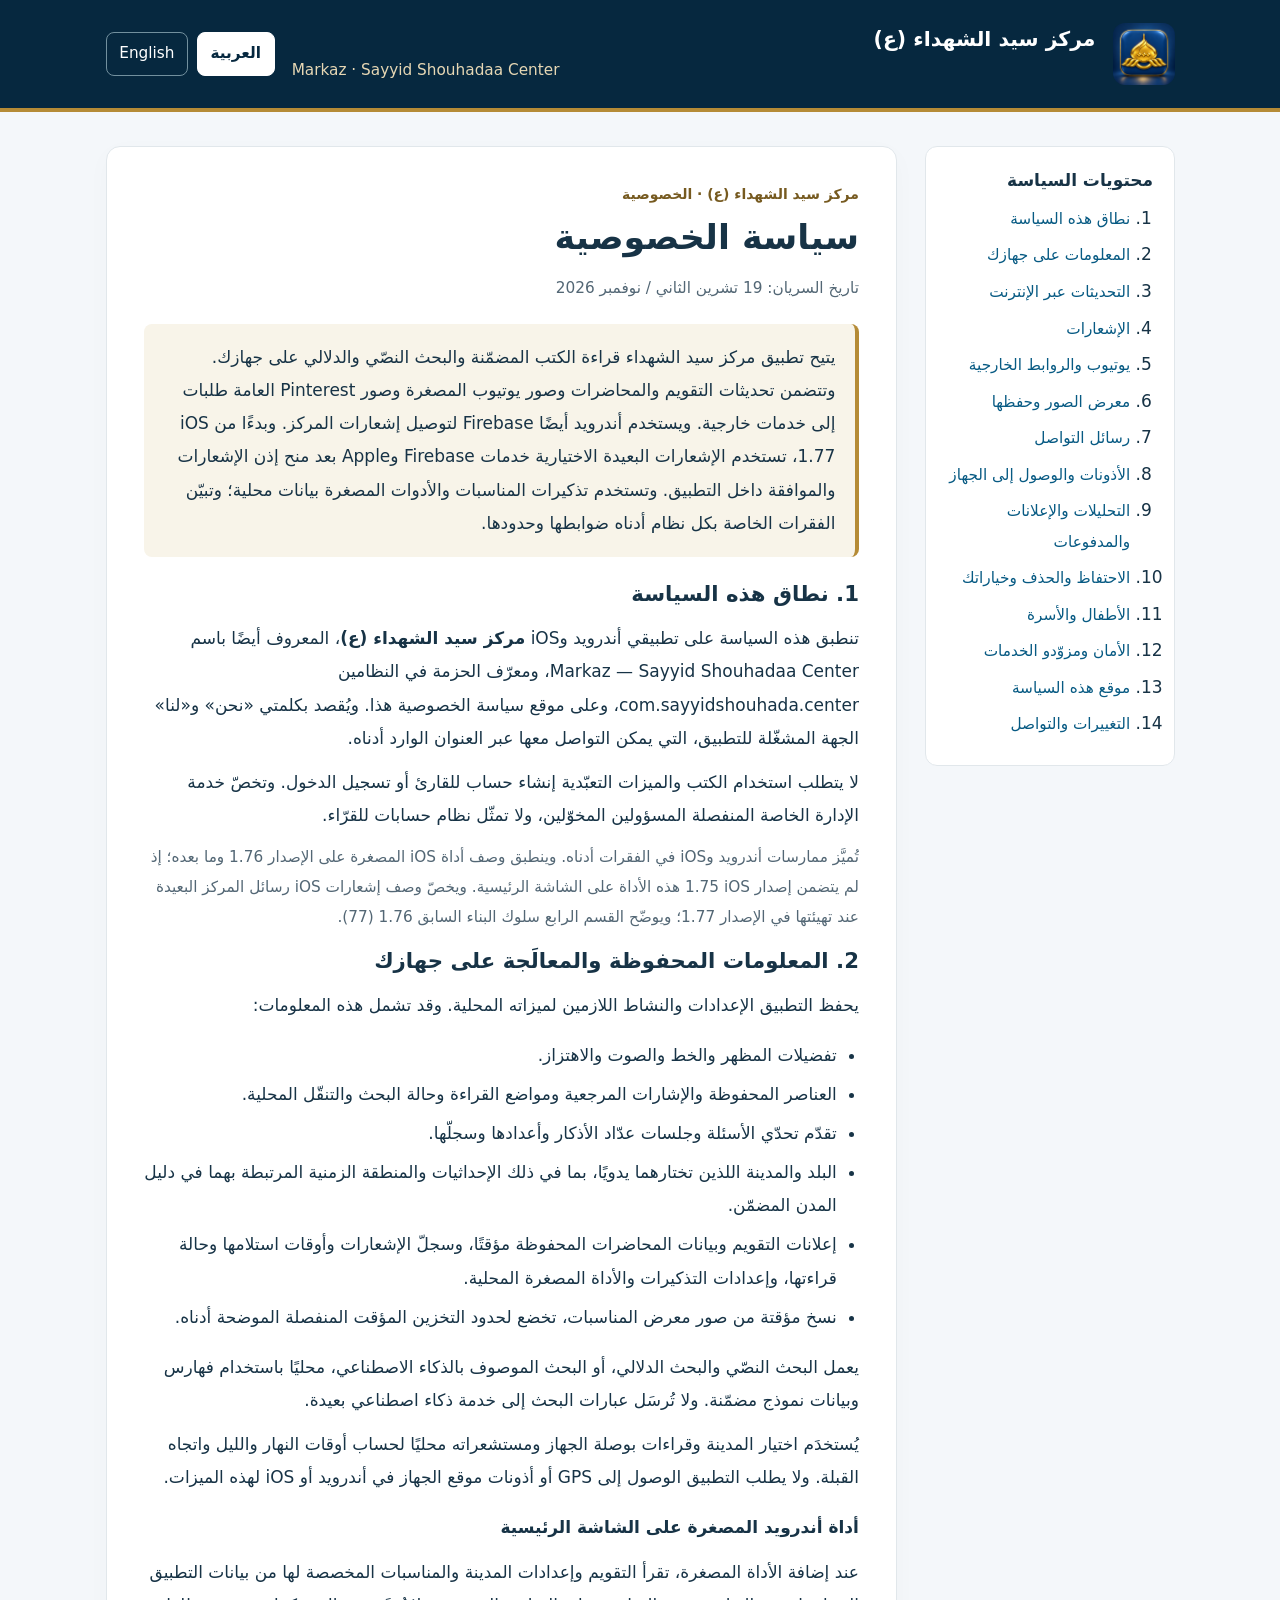
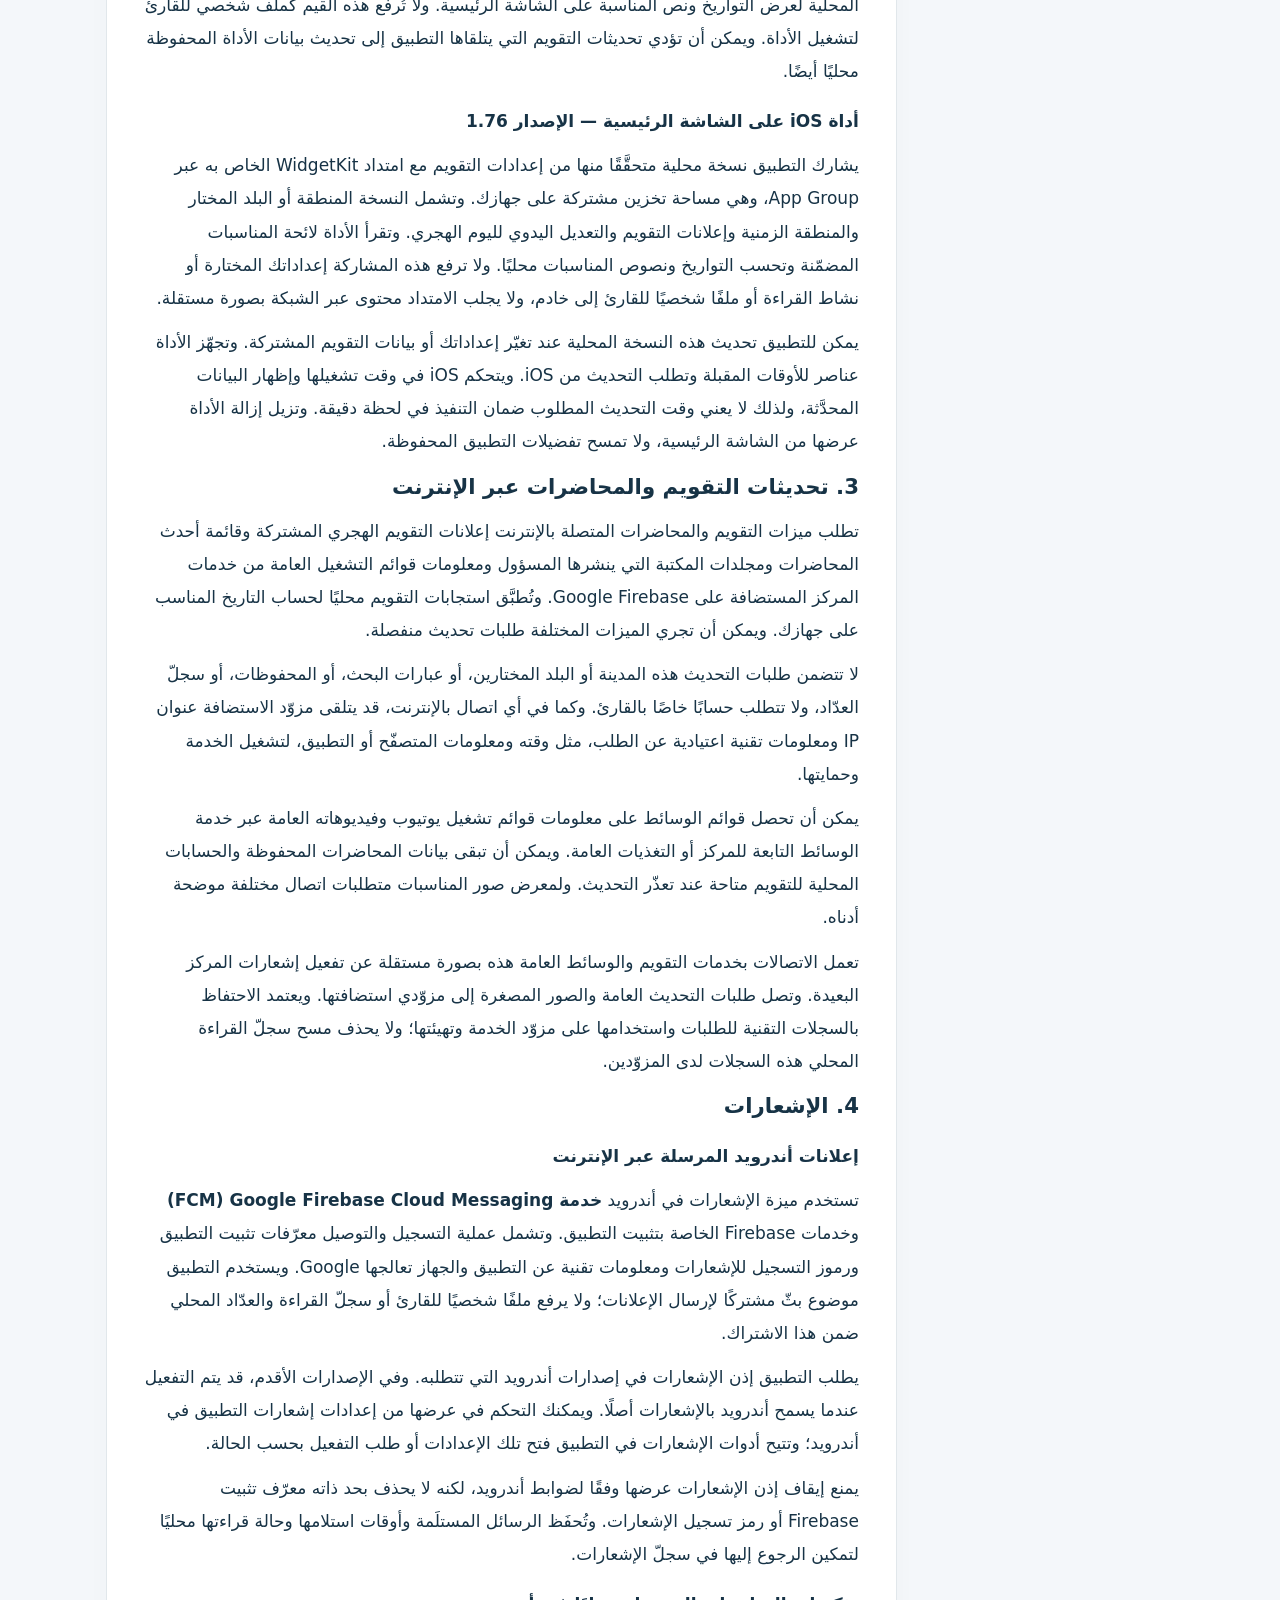
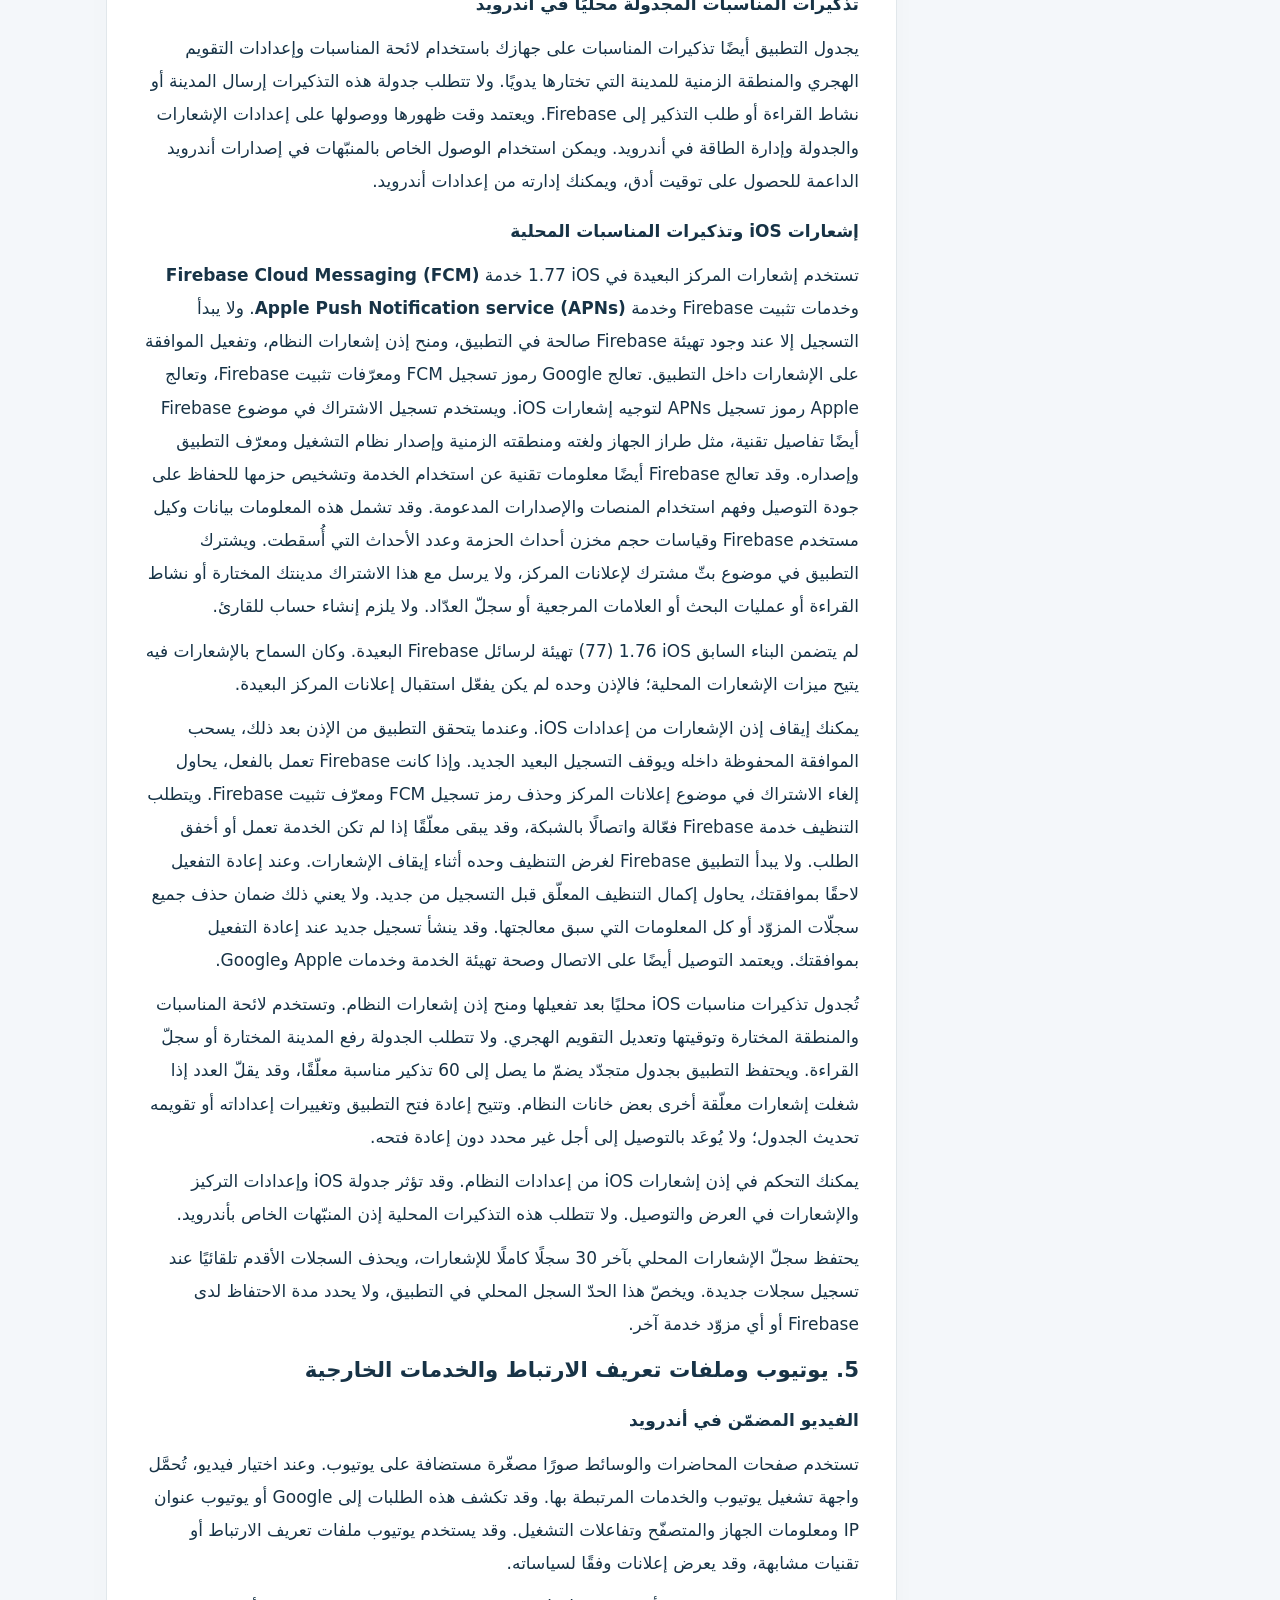
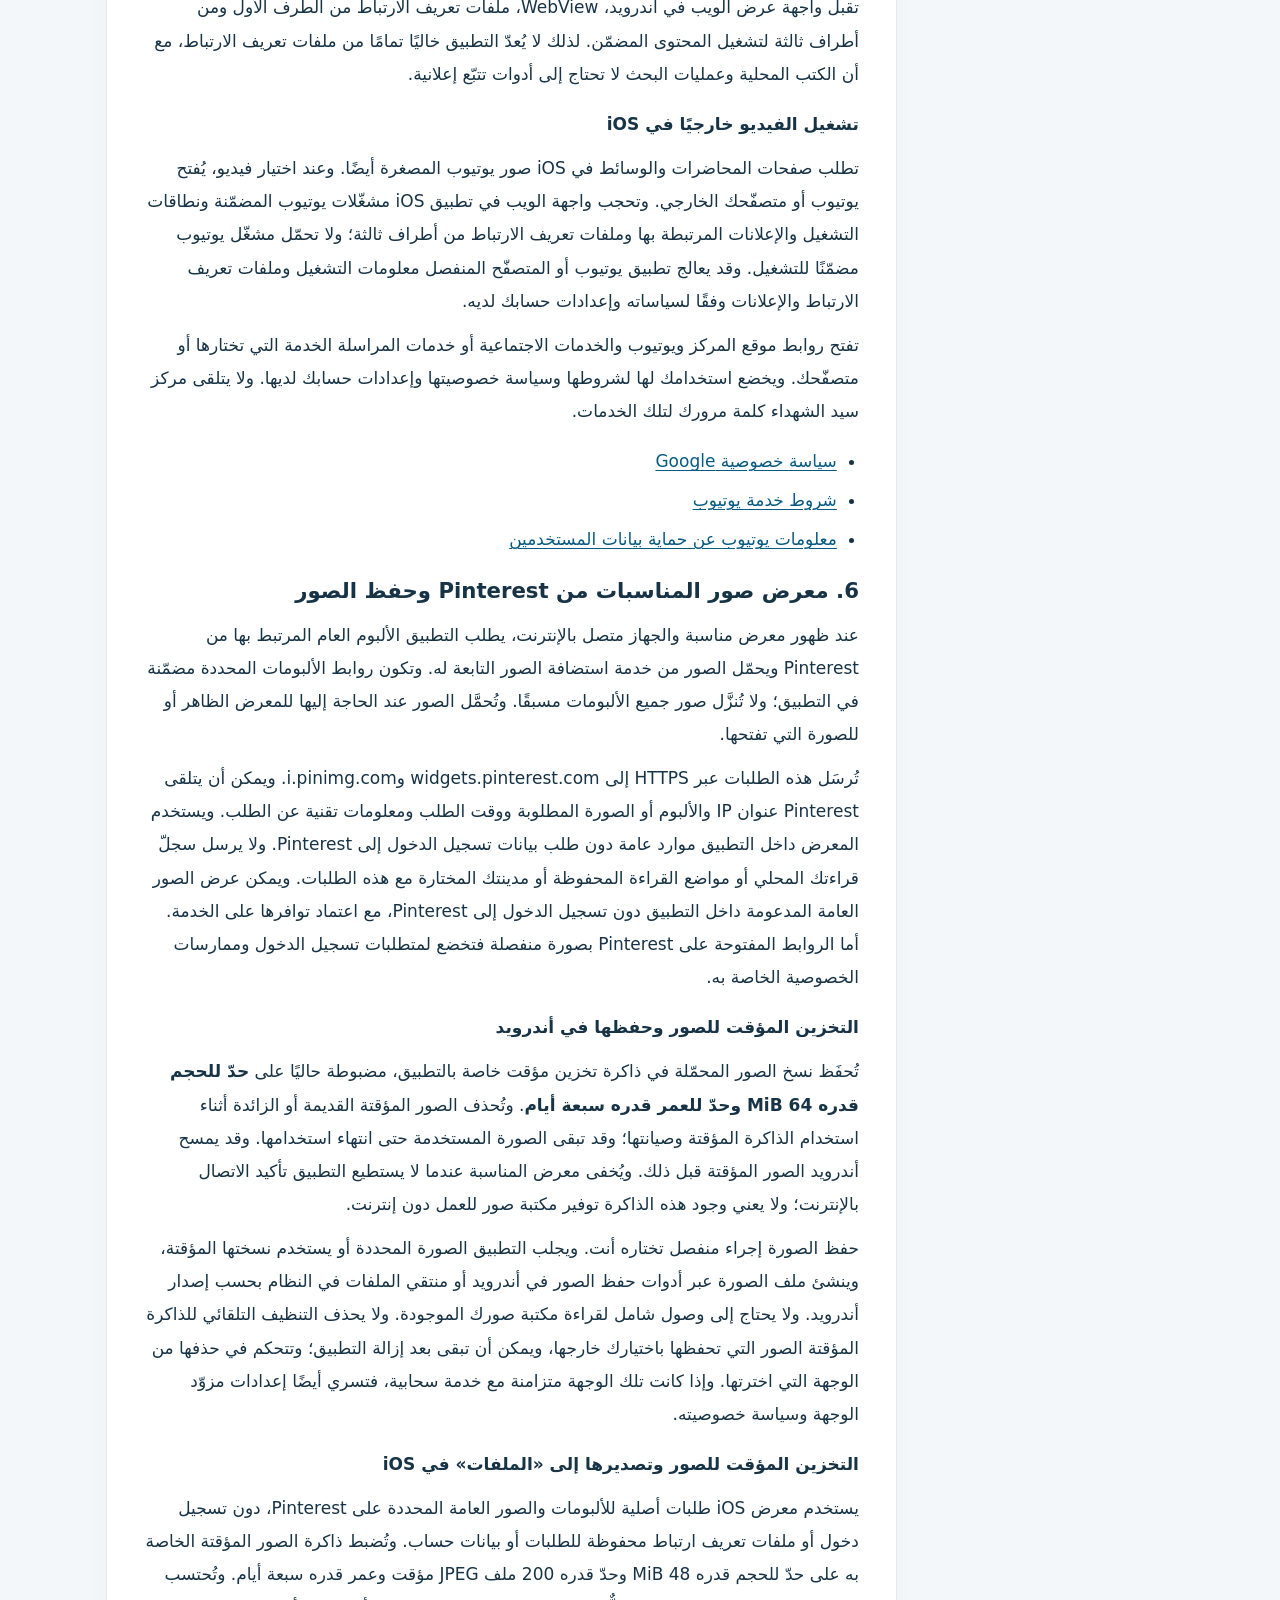
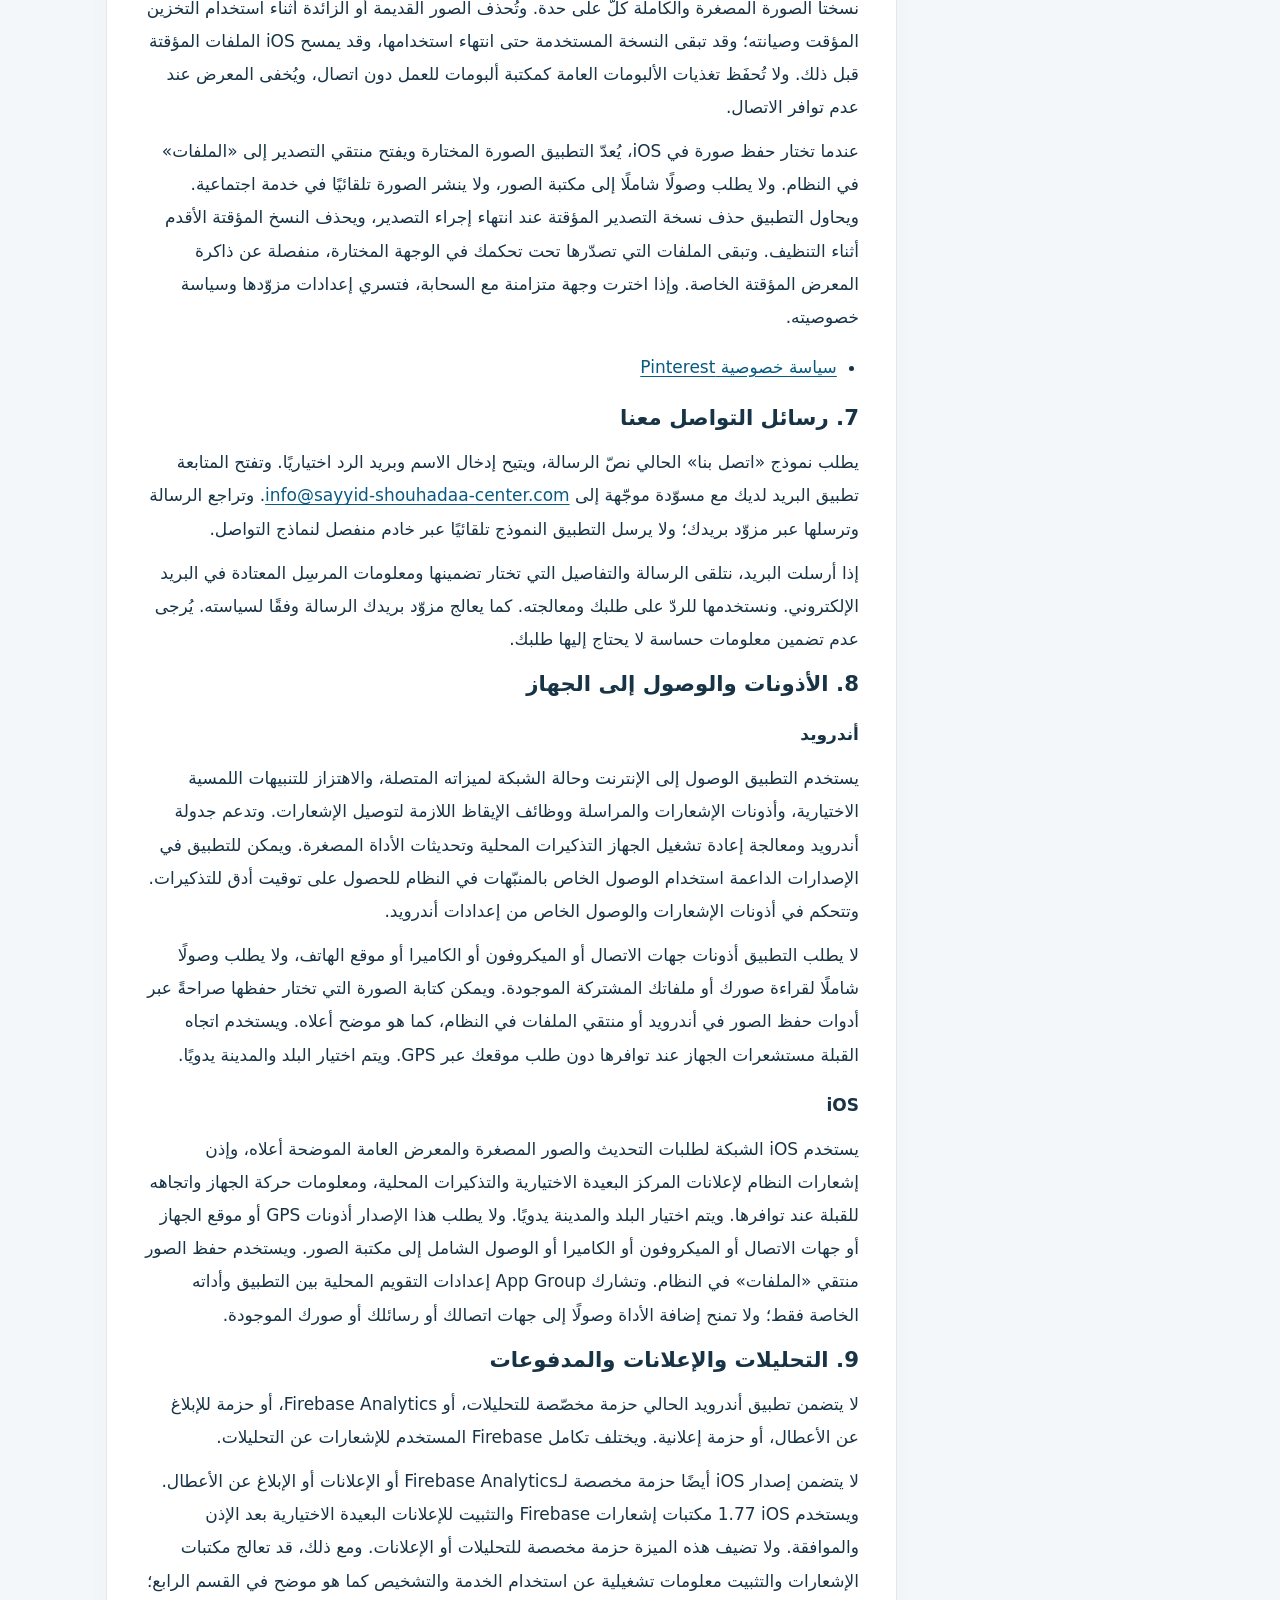
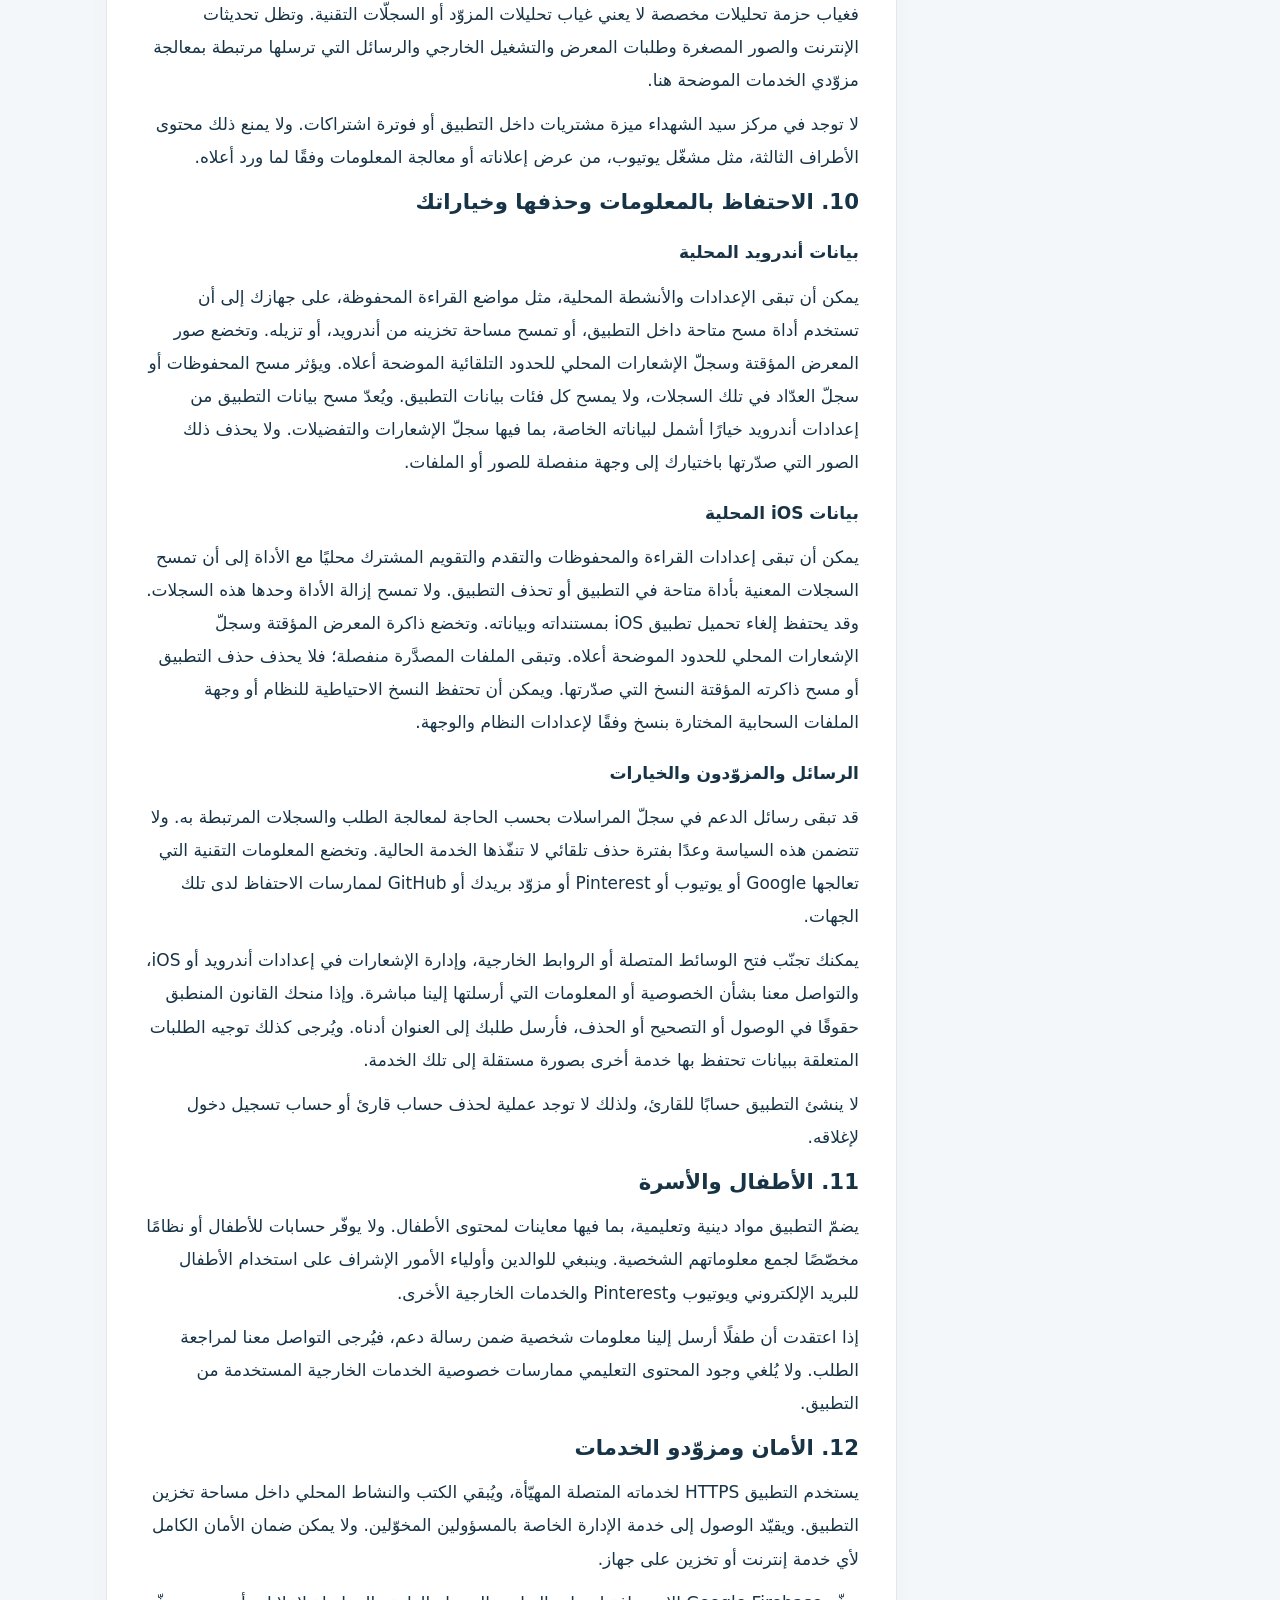
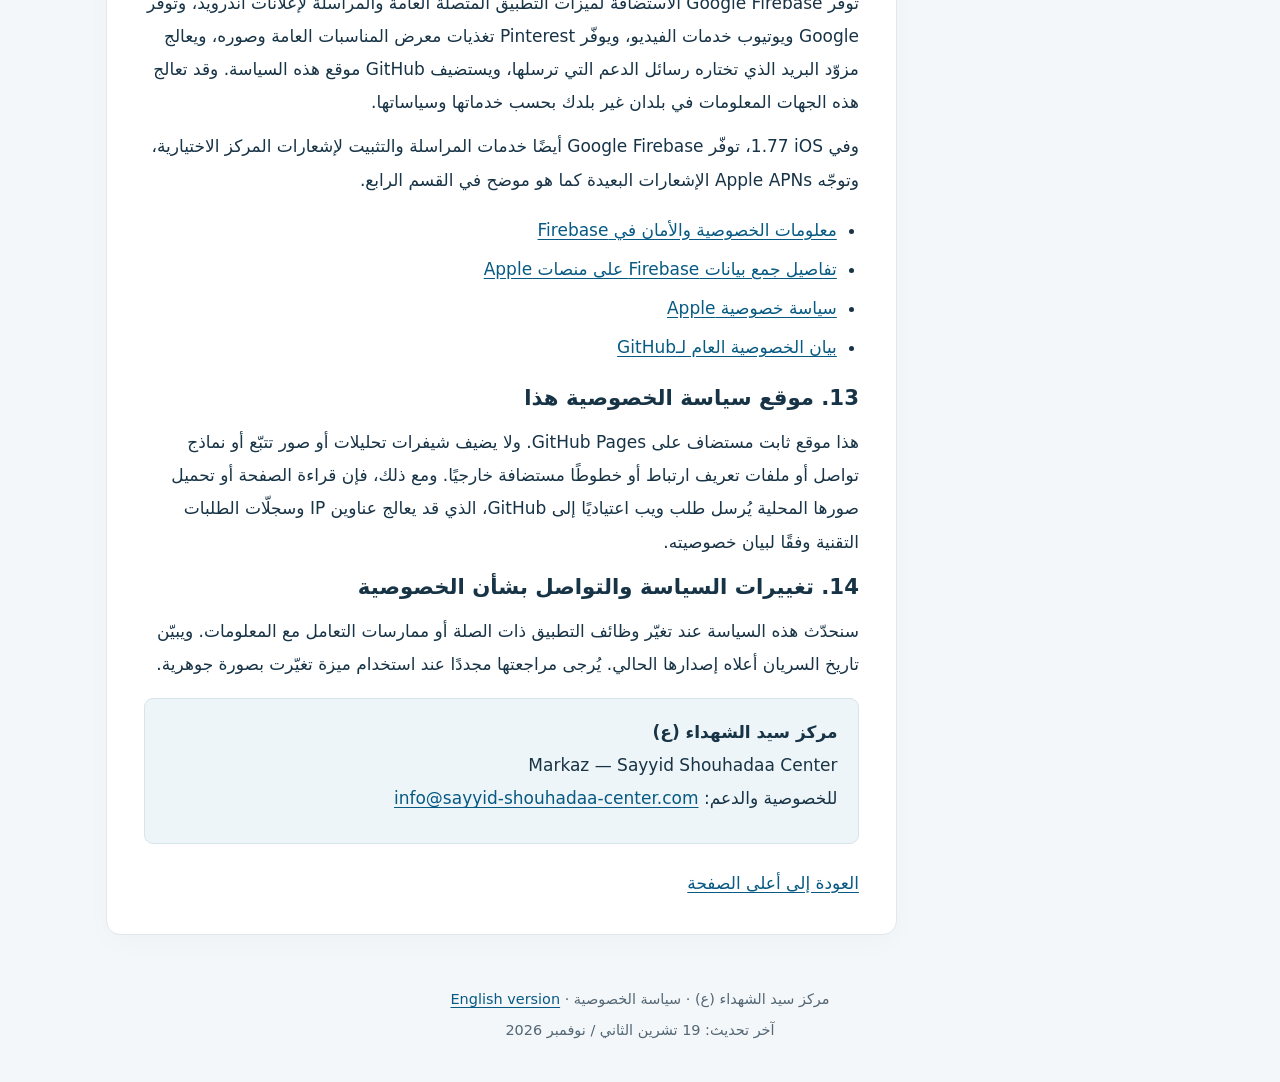
<file: index.html>
<!doctype html>
<html lang="ar" dir="rtl">
<head>
  <meta charset="utf-8">
  <meta name="viewport" content="width=device-width,initial-scale=1">
  <meta name="description" content="سياسة الخصوصية لتطبيق مركز سيد الشهداء (ع). معلومات عن بيانات تطبيقي أندرويد وiOS والتذكيرات والأدوات المصغرة المحلية وإشعارات Firebase ويوتيوب وصور Pinterest وخيارات المستخدم.">
  <meta name="theme-color" content="#06283f">
  <title>سياسة الخصوصية | مركز سيد الشهداء (ع)</title>
  <link rel="icon" type="image/png" href="assets/icon.png">
  <link rel="stylesheet" href="styles.css">
  <link rel="alternate" hreflang="ar" href="./">
  <link rel="alternate" hreflang="en" href="en/">
</head>
<body id="top">
<a class="skip" href="#policy">انتقل إلى سياسة الخصوصية</a>
<header class="masthead">
  <div class="masthead-inner">
    <img class="brand-icon" src="assets/icon.png" alt="" width="62" height="62">
    <div class="brand"><p class="brand-name">مركز سيد الشهداء (ع)</p><p class="brand-note" lang="en" dir="ltr">Markaz · Sayyid Shouhadaa Center</p></div>
    <nav class="language-nav" aria-label="لغة السياسة"><span aria-current="page">العربية</span><a href="en/" lang="en" dir="ltr" hreflang="en">English</a></nav>
  </div>
</header>
<div class="layout">
  <nav class="toc" aria-label="المحتويات">
    <h2>محتويات السياسة</h2>
    <ol>
      <li><a href="#scope">نطاق هذه السياسة</a></li>
      <li><a href="#local">المعلومات على جهازك</a></li>
      <li><a href="#online">التحديثات عبر الإنترنت</a></li>
      <li><a href="#notifications">الإشعارات</a></li>
      <li><a href="#youtube">يوتيوب والروابط الخارجية</a></li>
      <li><a href="#gallery">معرض الصور وحفظها</a></li>
      <li><a href="#contact-messages">رسائل التواصل</a></li>
      <li><a href="#permissions">الأذونات والوصول إلى الجهاز</a></li>
      <li><a href="#analytics">التحليلات والإعلانات والمدفوعات</a></li>
      <li><a href="#retention">الاحتفاظ والحذف وخياراتك</a></li>
      <li><a href="#children">الأطفال والأسرة</a></li>
      <li><a href="#security">الأمان ومزوّدو الخدمات</a></li>
      <li><a href="#website">موقع هذه السياسة</a></li>
      <li><a href="#changes">التغييرات والتواصل</a></li>
    </ol>
  </nav>
  <main class="policy" id="policy">
    <p class="eyebrow">مركز سيد الشهداء (ع) · الخصوصية</p>
    <h1>سياسة الخصوصية</h1>
    <p class="meta">تاريخ السريان: <time datetime="2026-11-19">19 تشرين الثاني / نوفمبر 2026</time></p>
    <div class="summary"><p>يتيح تطبيق مركز سيد الشهداء قراءة الكتب المضمّنة والبحث النصّي والدلالي على جهازك. وتتضمن تحديثات التقويم والمحاضرات وصور يوتيوب المصغرة وصور Pinterest العامة طلبات إلى خدمات خارجية. ويستخدم أندرويد أيضًا Firebase لتوصيل إشعارات المركز. وبدءًا من iOS‏ 1.77، تستخدم الإشعارات البعيدة الاختيارية خدمات Firebase وApple بعد منح إذن الإشعارات والموافقة داخل التطبيق. وتستخدم تذكيرات المناسبات والأدوات المصغرة بيانات محلية؛ وتبيّن الفقرات الخاصة بكل نظام أدناه ضوابطها وحدودها.</p></div>

    <section id="scope">
      <h2>1. نطاق هذه السياسة</h2>
      <p>تنطبق هذه السياسة على تطبيقي أندرويد وiOS <strong>مركز سيد الشهداء (ع)</strong>، المعروف أيضًا باسم <span lang="en" dir="ltr">Markaz — Sayyid Shouhadaa Center</span>، ومعرّف الحزمة في النظامين <span dir="ltr">com.sayyidshouhada.center</span>، وعلى موقع سياسة الخصوصية هذا. ويُقصد بكلمتي «نحن» و«لنا» الجهة المشغّلة للتطبيق، التي يمكن التواصل معها عبر العنوان الوارد أدناه.</p>
      <p>لا يتطلب استخدام الكتب والميزات التعبّدية إنشاء حساب للقارئ أو تسجيل الدخول. وتخصّ خدمة الإدارة الخاصة المنفصلة المسؤولين المخوّلين، ولا تمثّل نظام حسابات للقرّاء.</p>
      <p class="scope">تُميَّز ممارسات أندرويد وiOS في الفقرات أدناه. وينطبق وصف أداة iOS المصغرة على الإصدار 1.76 وما بعده؛ إذ لم يتضمن إصدار iOS‏ 1.75 هذه الأداة على الشاشة الرئيسية. ويخصّ وصف إشعارات iOS رسائل المركز البعيدة عند تهيئتها في الإصدار 1.77؛ ويوضّح القسم الرابع سلوك البناء السابق 1.76 (77).</p>
    </section>

    <section id="local">
      <h2>2. المعلومات المحفوظة والمعالَجة على جهازك</h2>
      <p>يحفظ التطبيق الإعدادات والنشاط اللازمين لميزاته المحلية. وقد تشمل هذه المعلومات:</p>
      <ul>
        <li>تفضيلات المظهر والخط والصوت والاهتزاز.</li>
        <li>العناصر المحفوظة والإشارات المرجعية ومواضع القراءة وحالة البحث والتنقّل المحلية.</li>
        <li>تقدّم تحدّي الأسئلة وجلسات عدّاد الأذكار وأعدادها وسجلّها.</li>
        <li>البلد والمدينة اللذين تختارهما يدويًا، بما في ذلك الإحداثيات والمنطقة الزمنية المرتبطة بهما في دليل المدن المضمّن.</li>
        <li>إعلانات التقويم وبيانات المحاضرات المحفوظة مؤقتًا، وسجلّ الإشعارات وأوقات استلامها وحالة قراءتها، وإعدادات التذكيرات والأداة المصغرة المحلية.</li>
        <li>نسخ مؤقتة من صور معرض المناسبات، تخضع لحدود التخزين المؤقت المنفصلة الموضحة أدناه.</li>
      </ul>
      <p>يعمل البحث النصّي والبحث الدلالي، أو البحث الموصوف بالذكاء الاصطناعي، محليًا باستخدام فهارس وبيانات نموذج مضمّنة. ولا تُرسَل عبارات البحث إلى خدمة ذكاء اصطناعي بعيدة.</p>
      <p>يُستخدَم اختيار المدينة وقراءات بوصلة الجهاز ومستشعراته محليًا لحساب أوقات النهار والليل واتجاه القبلة. ولا يطلب التطبيق الوصول إلى GPS أو أذونات موقع الجهاز في أندرويد أو iOS لهذه الميزات.</p>
      <h3>أداة أندرويد المصغرة على الشاشة الرئيسية</h3>
      <p>عند إضافة الأداة المصغرة، تقرأ التقويم وإعدادات المدينة والمناسبات المخصصة لها من بيانات التطبيق المحلية لعرض التواريخ ونص المناسبة على الشاشة الرئيسية. ولا تُرفَع هذه القيم كملف شخصي للقارئ لتشغيل الأداة. ويمكن أن تؤدي تحديثات التقويم التي يتلقاها التطبيق إلى تحديث بيانات الأداة المحفوظة محليًا أيضًا.</p>
      <h3>أداة iOS على الشاشة الرئيسية — الإصدار 1.76</h3>
      <p>يشارك التطبيق نسخة محلية متحقَّقًا منها من إعدادات التقويم مع امتداد WidgetKit الخاص به عبر App Group، وهي مساحة تخزين مشتركة على جهازك. وتشمل النسخة المنطقة أو البلد المختار والمنطقة الزمنية وإعلانات التقويم والتعديل اليدوي لليوم الهجري. وتقرأ الأداة لائحة المناسبات المضمّنة وتحسب التواريخ ونصوص المناسبات محليًا. ولا ترفع هذه المشاركة إعداداتك المختارة أو نشاط القراءة أو ملفًا شخصيًا للقارئ إلى خادم، ولا يجلب الامتداد محتوى عبر الشبكة بصورة مستقلة.</p>
      <p>يمكن للتطبيق تحديث هذه النسخة المحلية عند تغيّر إعداداتك أو بيانات التقويم المشتركة. وتجهّز الأداة عناصر للأوقات المقبلة وتطلب التحديث من iOS. ويتحكم iOS في وقت تشغيلها وإظهار البيانات المحدَّثة، ولذلك لا يعني وقت التحديث المطلوب ضمان التنفيذ في لحظة دقيقة. وتزيل إزالة الأداة عرضها من الشاشة الرئيسية، ولا تمسح تفضيلات التطبيق المحفوظة.</p>
    </section>

    <section id="online">
      <h2>3. تحديثات التقويم والمحاضرات عبر الإنترنت</h2>
      <p>تطلب ميزات التقويم والمحاضرات المتصلة بالإنترنت إعلانات التقويم الهجري المشتركة وقائمة أحدث المحاضرات ومجلدات المكتبة التي ينشرها المسؤول ومعلومات قوائم التشغيل العامة من خدمات المركز المستضافة على Google Firebase. وتُطبَّق استجابات التقويم محليًا لحساب التاريخ المناسب على جهازك. ويمكن أن تجري الميزات المختلفة طلبات تحديث منفصلة.</p>
      <p>لا تتضمن طلبات التحديث هذه المدينة أو البلد المختارين، أو عبارات البحث، أو المحفوظات، أو سجلّ العدّاد، ولا تتطلب حسابًا خاصًا بالقارئ. وكما في أي اتصال بالإنترنت، قد يتلقى مزوّد الاستضافة عنوان IP ومعلومات تقنية اعتيادية عن الطلب، مثل وقته ومعلومات المتصفّح أو التطبيق، لتشغيل الخدمة وحمايتها.</p>
      <p>يمكن أن تحصل قوائم الوسائط على معلومات قوائم تشغيل يوتيوب وفيديوهاته العامة عبر خدمة الوسائط التابعة للمركز أو التغذيات العامة. ويمكن أن تبقى بيانات المحاضرات المحفوظة والحسابات المحلية للتقويم متاحة عند تعذّر التحديث. ولمعرض صور المناسبات متطلبات اتصال مختلفة موضحة أدناه.</p>
      <p>تعمل الاتصالات بخدمات التقويم والوسائط العامة هذه بصورة مستقلة عن تفعيل إشعارات المركز البعيدة. وتصل طلبات التحديث العامة والصور المصغرة إلى مزوّدي استضافتها. ويعتمد الاحتفاظ بالسجلات التقنية للطلبات واستخدامها على مزوّد الخدمة وتهيئتها؛ ولا يحذف مسح سجلّ القراءة المحلي هذه السجلات لدى المزوّدين.</p>
    </section>

    <section id="notifications">
      <h2>4. الإشعارات</h2>
      <h3>إعلانات أندرويد المرسلة عبر الإنترنت</h3>
      <p>تستخدم ميزة الإشعارات في أندرويد <strong>خدمة Google Firebase Cloud Messaging ‏(FCM)</strong> وخدمات Firebase الخاصة بتثبيت التطبيق. وتشمل عملية التسجيل والتوصيل معرّفات تثبيت التطبيق ورموز التسجيل للإشعارات ومعلومات تقنية عن التطبيق والجهاز تعالجها Google. ويستخدم التطبيق موضوع بثّ مشتركًا لإرسال الإعلانات؛ ولا يرفع ملفًا شخصيًا للقارئ أو سجلّ القراءة والعدّاد المحلي ضمن هذا الاشتراك.</p>
      <p>يطلب التطبيق إذن الإشعارات في إصدارات أندرويد التي تتطلبه. وفي الإصدارات الأقدم، قد يتم التفعيل عندما يسمح أندرويد بالإشعارات أصلًا. ويمكنك التحكم في عرضها من إعدادات إشعارات التطبيق في أندرويد؛ وتتيح أدوات الإشعارات في التطبيق فتح تلك الإعدادات أو طلب التفعيل بحسب الحالة.</p>
      <p>يمنع إيقاف إذن الإشعارات عرضها وفقًا لضوابط أندرويد، لكنه لا يحذف بحد ذاته معرّف تثبيت Firebase أو رمز تسجيل الإشعارات. وتُحفَظ الرسائل المستلَمة وأوقات استلامها وحالة قراءتها محليًا لتمكين الرجوع إليها في سجلّ الإشعارات.</p>
      <h3>تذكيرات المناسبات المجدولة محليًا في أندرويد</h3>
      <p>يجدول التطبيق أيضًا تذكيرات المناسبات على جهازك باستخدام لائحة المناسبات وإعدادات التقويم الهجري والمنطقة الزمنية للمدينة التي تختارها يدويًا. ولا تتطلب جدولة هذه التذكيرات إرسال المدينة أو نشاط القراءة أو طلب التذكير إلى Firebase. ويعتمد وقت ظهورها ووصولها على إعدادات الإشعارات والجدولة وإدارة الطاقة في أندرويد. ويمكن استخدام الوصول الخاص بالمنبّهات في إصدارات أندرويد الداعمة للحصول على توقيت أدق، ويمكنك إدارته من إعدادات أندرويد.</p>
      <h3>إشعارات iOS وتذكيرات المناسبات المحلية</h3>
      <p>تستخدم إشعارات المركز البعيدة في iOS‏ 1.77 خدمة <strong>Firebase Cloud Messaging (FCM)</strong> وخدمات تثبيت Firebase وخدمة <strong>Apple Push Notification service (APNs)</strong>. ولا يبدأ التسجيل إلا عند وجود تهيئة Firebase صالحة في التطبيق، ومنح إذن إشعارات النظام، وتفعيل الموافقة على الإشعارات داخل التطبيق. تعالج Google رموز تسجيل FCM ومعرّفات تثبيت Firebase، وتعالج Apple رموز تسجيل APNs لتوجيه إشعارات iOS. ويستخدم تسجيل الاشتراك في موضوع Firebase أيضًا تفاصيل تقنية، مثل طراز الجهاز ولغته ومنطقته الزمنية وإصدار نظام التشغيل ومعرّف التطبيق وإصداره. وقد تعالج Firebase أيضًا معلومات تقنية عن استخدام الخدمة وتشخيص حزمها للحفاظ على جودة التوصيل وفهم استخدام المنصات والإصدارات المدعومة. وقد تشمل هذه المعلومات بيانات وكيل مستخدم Firebase وقياسات حجم مخزن أحداث الحزمة وعدد الأحداث التي أُسقطت. ويشترك التطبيق في موضوع بثّ مشترك لإعلانات المركز، ولا يرسل مع هذا الاشتراك مدينتك المختارة أو نشاط القراءة أو عمليات البحث أو العلامات المرجعية أو سجلّ العدّاد. ولا يلزم إنشاء حساب للقارئ.</p>
      <p>لم يتضمن البناء السابق iOS‏ 1.76 (77) تهيئة لرسائل Firebase البعيدة. وكان السماح بالإشعارات فيه يتيح ميزات الإشعارات المحلية؛ فالإذن وحده لم يكن يفعّل استقبال إعلانات المركز البعيدة.</p>
      <p>يمكنك إيقاف إذن الإشعارات من إعدادات iOS. وعندما يتحقق التطبيق من الإذن بعد ذلك، يسحب الموافقة المحفوظة داخله ويوقف التسجيل البعيد الجديد. وإذا كانت Firebase تعمل بالفعل، يحاول إلغاء الاشتراك في موضوع إعلانات المركز وحذف رمز تسجيل FCM ومعرّف تثبيت Firebase. ويتطلب التنظيف خدمة Firebase فعّالة واتصالًا بالشبكة، وقد يبقى معلّقًا إذا لم تكن الخدمة تعمل أو أخفق الطلب. ولا يبدأ التطبيق Firebase لغرض التنظيف وحده أثناء إيقاف الإشعارات. وعند إعادة التفعيل لاحقًا بموافقتك، يحاول إكمال التنظيف المعلّق قبل التسجيل من جديد. ولا يعني ذلك ضمان حذف جميع سجلّات المزوّد أو كل المعلومات التي سبق معالجتها. وقد ينشأ تسجيل جديد عند إعادة التفعيل بموافقتك. ويعتمد التوصيل أيضًا على الاتصال وصحة تهيئة الخدمة وخدمات Apple وGoogle.</p>
      <p>تُجدول تذكيرات مناسبات iOS محليًا بعد تفعيلها ومنح إذن إشعارات النظام. وتستخدم لائحة المناسبات والمنطقة المختارة وتوقيتها وتعديل التقويم الهجري. ولا تتطلب الجدولة رفع المدينة المختارة أو سجلّ القراءة. ويحتفظ التطبيق بجدول متجدّد يضمّ ما يصل إلى 60 تذكير مناسبة معلّقًا، وقد يقلّ العدد إذا شغلت إشعارات معلّقة أخرى بعض خانات النظام. وتتيح إعادة فتح التطبيق وتغييرات إعداداته أو تقويمه تحديث الجدول؛ ولا يُوعَد بالتوصيل إلى أجل غير محدد دون إعادة فتحه.</p>
      <p>يمكنك التحكم في إذن إشعارات iOS من إعدادات النظام. وقد تؤثر جدولة iOS وإعدادات التركيز والإشعارات في العرض والتوصيل. ولا تتطلب هذه التذكيرات المحلية إذن المنبّهات الخاص بأندرويد.</p>
      <p>يحتفظ سجلّ الإشعارات المحلي بآخر 30 سجلًا كاملًا للإشعارات، ويحذف السجلات الأقدم تلقائيًا عند تسجيل سجلات جديدة. ويخصّ هذا الحدّ السجل المحلي في التطبيق، ولا يحدد مدة الاحتفاظ لدى Firebase أو أي مزوّد خدمة آخر.</p>
    </section>

    <section id="youtube">
      <h2>5. يوتيوب وملفات تعريف الارتباط والخدمات الخارجية</h2>
      <h3>الفيديو المضمّن في أندرويد</h3>
      <p>تستخدم صفحات المحاضرات والوسائط صورًا مصغّرة مستضافة على يوتيوب. وعند اختيار فيديو، تُحمَّل واجهة تشغيل يوتيوب والخدمات المرتبطة بها. وقد تكشف هذه الطلبات إلى Google أو يوتيوب عنوان IP ومعلومات الجهاز والمتصفّح وتفاعلات التشغيل. وقد يستخدم يوتيوب ملفات تعريف الارتباط أو تقنيات مشابهة، وقد يعرض إعلانات وفقًا لسياساته.</p>
      <p>تقبل واجهة عرض الويب في أندرويد، WebView، ملفات تعريف الارتباط من الطرف الأول ومن أطراف ثالثة لتشغيل المحتوى المضمّن. لذلك لا يُعدّ التطبيق خاليًا تمامًا من ملفات تعريف الارتباط، مع أن الكتب المحلية وعمليات البحث لا تحتاج إلى أدوات تتبّع إعلانية.</p>
      <h3>تشغيل الفيديو خارجيًا في iOS</h3>
      <p>تطلب صفحات المحاضرات والوسائط في iOS صور يوتيوب المصغرة أيضًا. وعند اختيار فيديو، يُفتح يوتيوب أو متصفّحك الخارجي. وتحجب واجهة الويب في تطبيق iOS مشغّلات يوتيوب المضمّنة ونطاقات التشغيل والإعلانات المرتبطة بها وملفات تعريف الارتباط من أطراف ثالثة؛ ولا تحمّل مشغّل يوتيوب مضمّنًا للتشغيل. وقد يعالج تطبيق يوتيوب أو المتصفّح المنفصل معلومات التشغيل وملفات تعريف الارتباط والإعلانات وفقًا لسياساته وإعدادات حسابك لديه.</p>
      <p>تفتح روابط موقع المركز ويوتيوب والخدمات الاجتماعية أو خدمات المراسلة الخدمة التي تختارها أو متصفّحك. ويخضع استخدامك لها لشروطها وسياسة خصوصيتها وإعدادات حسابك لديها. ولا يتلقى مركز سيد الشهداء كلمة مرورك لتلك الخدمات.</p>
      <ul class="external-list">
        <li><a href="https://policies.google.com/privacy?hl=ar" rel="noopener noreferrer">سياسة خصوصية Google</a></li>
        <li><a href="https://www.youtube.com/t/terms" rel="noopener noreferrer">شروط خدمة يوتيوب</a></li>
        <li><a href="https://www.youtube.com/howyoutubeworks/our-commitments/protecting-user-data/" rel="noopener noreferrer">معلومات يوتيوب عن حماية بيانات المستخدمين</a></li>
      </ul>
    </section>

    <section id="gallery">
      <h2>6. معرض صور المناسبات من Pinterest وحفظ الصور</h2>
      <p>عند ظهور معرض مناسبة والجهاز متصل بالإنترنت، يطلب التطبيق الألبوم العام المرتبط بها من Pinterest ويحمّل الصور من خدمة استضافة الصور التابعة له. وتكون روابط الألبومات المحددة مضمّنة في التطبيق؛ ولا تُنزَّل صور جميع الألبومات مسبقًا. وتُحمَّل الصور عند الحاجة إليها للمعرض الظاهر أو للصورة التي تفتحها.</p>
      <p>تُرسَل هذه الطلبات عبر HTTPS إلى <span dir="ltr">widgets.pinterest.com</span> و<span dir="ltr">i.pinimg.com</span>. ويمكن أن يتلقى Pinterest عنوان IP والألبوم أو الصورة المطلوبة ووقت الطلب ومعلومات تقنية عن الطلب. ويستخدم المعرض داخل التطبيق موارد عامة دون طلب بيانات تسجيل الدخول إلى Pinterest. ولا يرسل سجلّ قراءتك المحلي أو مواضع القراءة المحفوظة أو مدينتك المختارة مع هذه الطلبات. ويمكن عرض الصور العامة المدعومة داخل التطبيق دون تسجيل الدخول إلى Pinterest، مع اعتماد توافرها على الخدمة. أما الروابط المفتوحة على Pinterest بصورة منفصلة فتخضع لمتطلبات تسجيل الدخول وممارسات الخصوصية الخاصة به.</p>
      <h3>التخزين المؤقت للصور وحفظها في أندرويد</h3>
      <p>تُحفَظ نسخ الصور المحمّلة في ذاكرة تخزين مؤقت خاصة بالتطبيق، مضبوطة حاليًا على <strong>حدّ للحجم قدره 64 MiB وحدّ للعمر قدره سبعة أيام</strong>. وتُحذف الصور المؤقتة القديمة أو الزائدة أثناء استخدام الذاكرة المؤقتة وصيانتها؛ وقد تبقى الصورة المستخدمة حتى انتهاء استخدامها. وقد يمسح أندرويد الصور المؤقتة قبل ذلك. ويُخفى معرض المناسبة عندما لا يستطيع التطبيق تأكيد الاتصال بالإنترنت؛ ولا يعني وجود هذه الذاكرة توفير مكتبة صور للعمل دون إنترنت.</p>
      <p>حفظ الصورة إجراء منفصل تختاره أنت. ويجلب التطبيق الصورة المحددة أو يستخدم نسختها المؤقتة، وينشئ ملف الصورة عبر أدوات حفظ الصور في أندرويد أو منتقي الملفات في النظام بحسب إصدار أندرويد. ولا يحتاج إلى وصول شامل لقراءة مكتبة صورك الموجودة. ولا يحذف التنظيف التلقائي للذاكرة المؤقتة الصور التي تحفظها باختيارك خارجها، ويمكن أن تبقى بعد إزالة التطبيق؛ وتتحكم في حذفها من الوجهة التي اخترتها. وإذا كانت تلك الوجهة متزامنة مع خدمة سحابية، فتسري أيضًا إعدادات مزوّد الوجهة وسياسة خصوصيته.</p>
      <h3>التخزين المؤقت للصور وتصديرها إلى «الملفات» في iOS</h3>
      <p>يستخدم معرض iOS طلبات أصلية للألبومات والصور العامة المحددة على Pinterest، دون تسجيل دخول أو ملفات تعريف ارتباط محفوظة للطلبات أو بيانات حساب. وتُضبط ذاكرة الصور المؤقتة الخاصة به على حدّ للحجم قدره 48 MiB وحدّ قدره 200 ملف JPEG مؤقت وعمر قدره سبعة أيام. وتُحتسب نسختا الصورة المصغرة والكاملة كلٌّ على حدة. وتُحذف الصور القديمة أو الزائدة أثناء استخدام التخزين المؤقت وصيانته؛ وقد تبقى النسخة المستخدمة حتى انتهاء استخدامها، وقد يمسح iOS الملفات المؤقتة قبل ذلك. ولا تُحفَظ تغذيات الألبومات العامة كمكتبة ألبومات للعمل دون اتصال، ويُخفى المعرض عند عدم توافر الاتصال.</p>
      <p>عندما تختار حفظ صورة في iOS، يُعدّ التطبيق الصورة المختارة ويفتح منتقي التصدير إلى «الملفات» في النظام. ولا يطلب وصولًا شاملًا إلى مكتبة الصور، ولا ينشر الصورة تلقائيًا في خدمة اجتماعية. ويحاول التطبيق حذف نسخة التصدير المؤقتة عند انتهاء إجراء التصدير، ويحذف النسخ المؤقتة الأقدم أثناء التنظيف. وتبقى الملفات التي تصدّرها تحت تحكمك في الوجهة المختارة، منفصلة عن ذاكرة المعرض المؤقتة الخاصة. وإذا اخترت وجهة متزامنة مع السحابة، فتسري إعدادات مزوّدها وسياسة خصوصيته.</p>
      <ul class="external-list"><li><a href="https://policy.pinterest.com/en/privacy-policy" rel="noopener noreferrer">سياسة خصوصية Pinterest</a></li></ul>
    </section>

    <section id="contact-messages">
      <h2>7. رسائل التواصل معنا</h2>
      <p>يطلب نموذج «اتصل بنا» الحالي نصّ الرسالة، ويتيح إدخال الاسم وبريد الرد اختياريًا. وتفتح المتابعة تطبيق البريد لديك مع مسوّدة موجّهة إلى <a class="email" href="mailto:info@sayyid-shouhadaa-center.com">info@sayyid-shouhadaa-center.com</a>. وتراجع الرسالة وترسلها عبر مزوّد بريدك؛ ولا يرسل التطبيق النموذج تلقائيًا عبر خادم منفصل لنماذج التواصل.</p>
      <p>إذا أرسلت البريد، نتلقى الرسالة والتفاصيل التي تختار تضمينها ومعلومات المرسِل المعتادة في البريد الإلكتروني. ونستخدمها للردّ على طلبك ومعالجته. كما يعالج مزوّد بريدك الرسالة وفقًا لسياسته. يُرجى عدم تضمين معلومات حساسة لا يحتاج إليها طلبك.</p>
    </section>

    <section id="permissions">
      <h2>8. الأذونات والوصول إلى الجهاز</h2>
      <h3>أندرويد</h3>
      <p>يستخدم التطبيق الوصول إلى الإنترنت وحالة الشبكة لميزاته المتصلة، والاهتزاز للتنبيهات اللمسية الاختيارية، وأذونات الإشعارات والمراسلة ووظائف الإيقاظ اللازمة لتوصيل الإشعارات. وتدعم جدولة أندرويد ومعالجة إعادة تشغيل الجهاز التذكيرات المحلية وتحديثات الأداة المصغرة. ويمكن للتطبيق في الإصدارات الداعمة استخدام الوصول الخاص بالمنبّهات في النظام للحصول على توقيت أدق للتذكيرات. وتتحكم في أذونات الإشعارات والوصول الخاص من إعدادات أندرويد.</p>
      <p>لا يطلب التطبيق أذونات جهات الاتصال أو الميكروفون أو الكاميرا أو موقع الهاتف، ولا يطلب وصولًا شاملًا لقراءة صورك أو ملفاتك المشتركة الموجودة. ويمكن كتابة الصورة التي تختار حفظها صراحةً عبر أدوات حفظ الصور في أندرويد أو منتقي الملفات في النظام، كما هو موضح أعلاه. ويستخدم اتجاه القبلة مستشعرات الجهاز عند توافرها دون طلب موقعك عبر GPS. ويتم اختيار البلد والمدينة يدويًا.</p>
      <h3>iOS</h3>
      <p>يستخدم iOS الشبكة لطلبات التحديث والصور المصغرة والمعرض العامة الموضحة أعلاه، وإذن إشعارات النظام لإعلانات المركز البعيدة الاختيارية والتذكيرات المحلية، ومعلومات حركة الجهاز واتجاهه للقبلة عند توافرها. ويتم اختيار البلد والمدينة يدويًا. ولا يطلب هذا الإصدار أذونات GPS أو موقع الجهاز أو جهات الاتصال أو الميكروفون أو الكاميرا أو الوصول الشامل إلى مكتبة الصور. ويستخدم حفظ الصور منتقي «الملفات» في النظام. وتشارك App Group إعدادات التقويم المحلية بين التطبيق وأداته الخاصة فقط؛ ولا تمنح إضافة الأداة وصولًا إلى جهات اتصالك أو رسائلك أو صورك الموجودة.</p>
    </section>

    <section id="analytics">
      <h2>9. التحليلات والإعلانات والمدفوعات</h2>
      <p>لا يتضمن تطبيق أندرويد الحالي حزمة مخصّصة للتحليلات، أو Firebase Analytics، أو حزمة للإبلاغ عن الأعطال، أو حزمة إعلانية. ويختلف تكامل Firebase المستخدم للإشعارات عن التحليلات.</p>
      <p>لا يتضمن إصدار iOS أيضًا حزمة مخصصة لـFirebase Analytics أو الإعلانات أو الإبلاغ عن الأعطال. ويستخدم iOS‏ 1.77 مكتبات إشعارات Firebase والتثبيت للإعلانات البعيدة الاختيارية بعد الإذن والموافقة. ولا تضيف هذه الميزة حزمة مخصصة للتحليلات أو الإعلانات. ومع ذلك، قد تعالج مكتبات الإشعارات والتثبيت معلومات تشغيلية عن استخدام الخدمة والتشخيص كما هو موضح في القسم الرابع؛ فغياب حزمة تحليلات مخصصة لا يعني غياب تحليلات المزوّد أو السجلّات التقنية. وتظل تحديثات الإنترنت والصور المصغرة وطلبات المعرض والتشغيل الخارجي والرسائل التي ترسلها مرتبطة بمعالجة مزوّدي الخدمات الموضحة هنا.</p>
      <p>لا توجد في مركز سيد الشهداء ميزة مشتريات داخل التطبيق أو فوترة اشتراكات. ولا يمنع ذلك محتوى الأطراف الثالثة، مثل مشغّل يوتيوب، من عرض إعلاناته أو معالجة المعلومات وفقًا لما ورد أعلاه.</p>
    </section>

    <section id="retention">
      <h2>10. الاحتفاظ بالمعلومات وحذفها وخياراتك</h2>
      <h3>بيانات أندرويد المحلية</h3>
      <p>يمكن أن تبقى الإعدادات والأنشطة المحلية، مثل مواضع القراءة المحفوظة، على جهازك إلى أن تستخدم أداة مسح متاحة داخل التطبيق، أو تمسح مساحة تخزينه من أندرويد، أو تزيله. وتخضع صور المعرض المؤقتة وسجلّ الإشعارات المحلي للحدود التلقائية الموضحة أعلاه. ويؤثر مسح المحفوظات أو سجلّ العدّاد في تلك السجلات، ولا يمسح كل فئات بيانات التطبيق. ويُعدّ مسح بيانات التطبيق من إعدادات أندرويد خيارًا أشمل لبياناته الخاصة، بما فيها سجلّ الإشعارات والتفضيلات. ولا يحذف ذلك الصور التي صدّرتها باختيارك إلى وجهة منفصلة للصور أو الملفات.</p>
      <h3>بيانات iOS المحلية</h3>
      <p>يمكن أن تبقى إعدادات القراءة والمحفوظات والتقدم والتقويم المشترك محليًا مع الأداة إلى أن تمسح السجلات المعنية بأداة متاحة في التطبيق أو تحذف التطبيق. ولا تمسح إزالة الأداة وحدها هذه السجلات. وقد يحتفظ إلغاء تحميل تطبيق iOS بمستنداته وبياناته. وتخضع ذاكرة المعرض المؤقتة وسجلّ الإشعارات المحلي للحدود الموضحة أعلاه. وتبقى الملفات المصدَّرة منفصلة؛ فلا يحذف حذف التطبيق أو مسح ذاكرته المؤقتة النسخ التي صدّرتها. ويمكن أن تحتفظ النسخ الاحتياطية للنظام أو وجهة الملفات السحابية المختارة بنسخ وفقًا لإعدادات النظام والوجهة.</p>
      <h3>الرسائل والمزوّدون والخيارات</h3>
      <p>قد تبقى رسائل الدعم في سجلّ المراسلات بحسب الحاجة لمعالجة الطلب والسجلات المرتبطة به. ولا تتضمن هذه السياسة وعدًا بفترة حذف تلقائي لا تنفّذها الخدمة الحالية. وتخضع المعلومات التقنية التي تعالجها Google أو يوتيوب أو Pinterest أو مزوّد بريدك أو GitHub لممارسات الاحتفاظ لدى تلك الجهات.</p>
      <p>يمكنك تجنّب فتح الوسائط المتصلة أو الروابط الخارجية، وإدارة الإشعارات في إعدادات أندرويد أو iOS، والتواصل معنا بشأن الخصوصية أو المعلومات التي أرسلتها إلينا مباشرة. وإذا منحك القانون المنطبق حقوقًا في الوصول أو التصحيح أو الحذف، فأرسل طلبك إلى العنوان أدناه. ويُرجى كذلك توجيه الطلبات المتعلقة ببيانات تحتفظ بها خدمة أخرى بصورة مستقلة إلى تلك الخدمة.</p>
      <p>لا ينشئ التطبيق حسابًا للقارئ، ولذلك لا توجد عملية لحذف حساب قارئ أو حساب تسجيل دخول لإغلاقه.</p>
    </section>

    <section id="children">
      <h2>11. الأطفال والأسرة</h2>
      <p>يضمّ التطبيق مواد دينية وتعليمية، بما فيها معاينات لمحتوى الأطفال. ولا يوفّر حسابات للأطفال أو نظامًا مخصّصًا لجمع معلوماتهم الشخصية. وينبغي للوالدين وأولياء الأمور الإشراف على استخدام الأطفال للبريد الإلكتروني ويوتيوب وPinterest والخدمات الخارجية الأخرى.</p>
      <p>إذا اعتقدت أن طفلًا أرسل إلينا معلومات شخصية ضمن رسالة دعم، فيُرجى التواصل معنا لمراجعة الطلب. ولا يُلغي وجود المحتوى التعليمي ممارسات خصوصية الخدمات الخارجية المستخدمة من التطبيق.</p>
    </section>

    <section id="security">
      <h2>12. الأمان ومزوّدو الخدمات</h2>
      <p>يستخدم التطبيق HTTPS لخدماته المتصلة المهيّأة، ويُبقي الكتب والنشاط المحلي داخل مساحة تخزين التطبيق. ويقيّد الوصول إلى خدمة الإدارة الخاصة بالمسؤولين المخوّلين. ولا يمكن ضمان الأمان الكامل لأي خدمة إنترنت أو تخزين على جهاز.</p>
      <p>توفّر Google Firebase الاستضافة لميزات التطبيق المتصلة العامة والمراسلة لإعلانات أندرويد، وتوفّر Google ويوتيوب خدمات الفيديو، ويوفّر Pinterest تغذيات معرض المناسبات العامة وصوره، ويعالج مزوّد البريد الذي تختاره رسائل الدعم التي ترسلها، ويستضيف GitHub موقع هذه السياسة. وقد تعالج هذه الجهات المعلومات في بلدان غير بلدك بحسب خدماتها وسياساتها.</p>
      <p>وفي iOS‏ 1.77، توفّر Google Firebase أيضًا خدمات المراسلة والتثبيت لإشعارات المركز الاختيارية، وتوجّه Apple APNs الإشعارات البعيدة كما هو موضح في القسم الرابع.</p>
      <ul class="external-list">
        <li><a href="https://firebase.google.com/support/privacy" rel="noopener noreferrer">معلومات الخصوصية والأمان في Firebase</a></li>
        <li><a href="https://firebase.google.com/docs/ios/app-store-data-collection" rel="noopener noreferrer">تفاصيل جمع بيانات Firebase على منصات Apple</a></li>
        <li><a href="https://www.apple.com/legal/privacy/" rel="noopener noreferrer">سياسة خصوصية Apple</a></li>
        <li><a href="https://docs.github.com/en/site-policy/privacy-policies/github-general-privacy-statement" rel="noopener noreferrer">بيان الخصوصية العام لـGitHub</a></li>
      </ul>
    </section>

    <section id="website">
      <h2>13. موقع سياسة الخصوصية هذا</h2>
      <p>هذا موقع ثابت مستضاف على GitHub Pages. ولا يضيف شيفرات تحليلات أو صور تتبّع أو نماذج تواصل أو ملفات تعريف ارتباط أو خطوطًا مستضافة خارجيًا. ومع ذلك، فإن قراءة الصفحة أو تحميل صورها المحلية يُرسل طلب ويب اعتياديًا إلى GitHub، الذي قد يعالج عناوين IP وسجلّات الطلبات التقنية وفقًا لبيان خصوصيته.</p>
    </section>

    <section id="changes">
      <h2>14. تغييرات السياسة والتواصل بشأن الخصوصية</h2>
      <p>سنحدّث هذه السياسة عند تغيّر وظائف التطبيق ذات الصلة أو ممارسات التعامل مع المعلومات. ويبيّن تاريخ السريان أعلاه إصدارها الحالي. يُرجى مراجعتها مجددًا عند استخدام ميزة تغيّرت بصورة جوهرية.</p>
      <div class="contact"><p><strong>مركز سيد الشهداء (ع)</strong><br><span lang="en" dir="ltr">Markaz — Sayyid Shouhadaa Center</span><br>للخصوصية والدعم: <a class="email" href="mailto:info@sayyid-shouhadaa-center.com">info@sayyid-shouhadaa-center.com</a></p></div>
    </section>
    <a class="back-top" href="#top">العودة إلى أعلى الصفحة</a>
  </main>
</div>
<footer class="footer"><p>مركز سيد الشهداء (ع) · سياسة الخصوصية · <a href="en/" lang="en" dir="ltr">English version</a></p><p>آخر تحديث: <time datetime="2026-11-19">19 تشرين الثاني / نوفمبر 2026</time></p></footer>
</body>
</html>
</file>
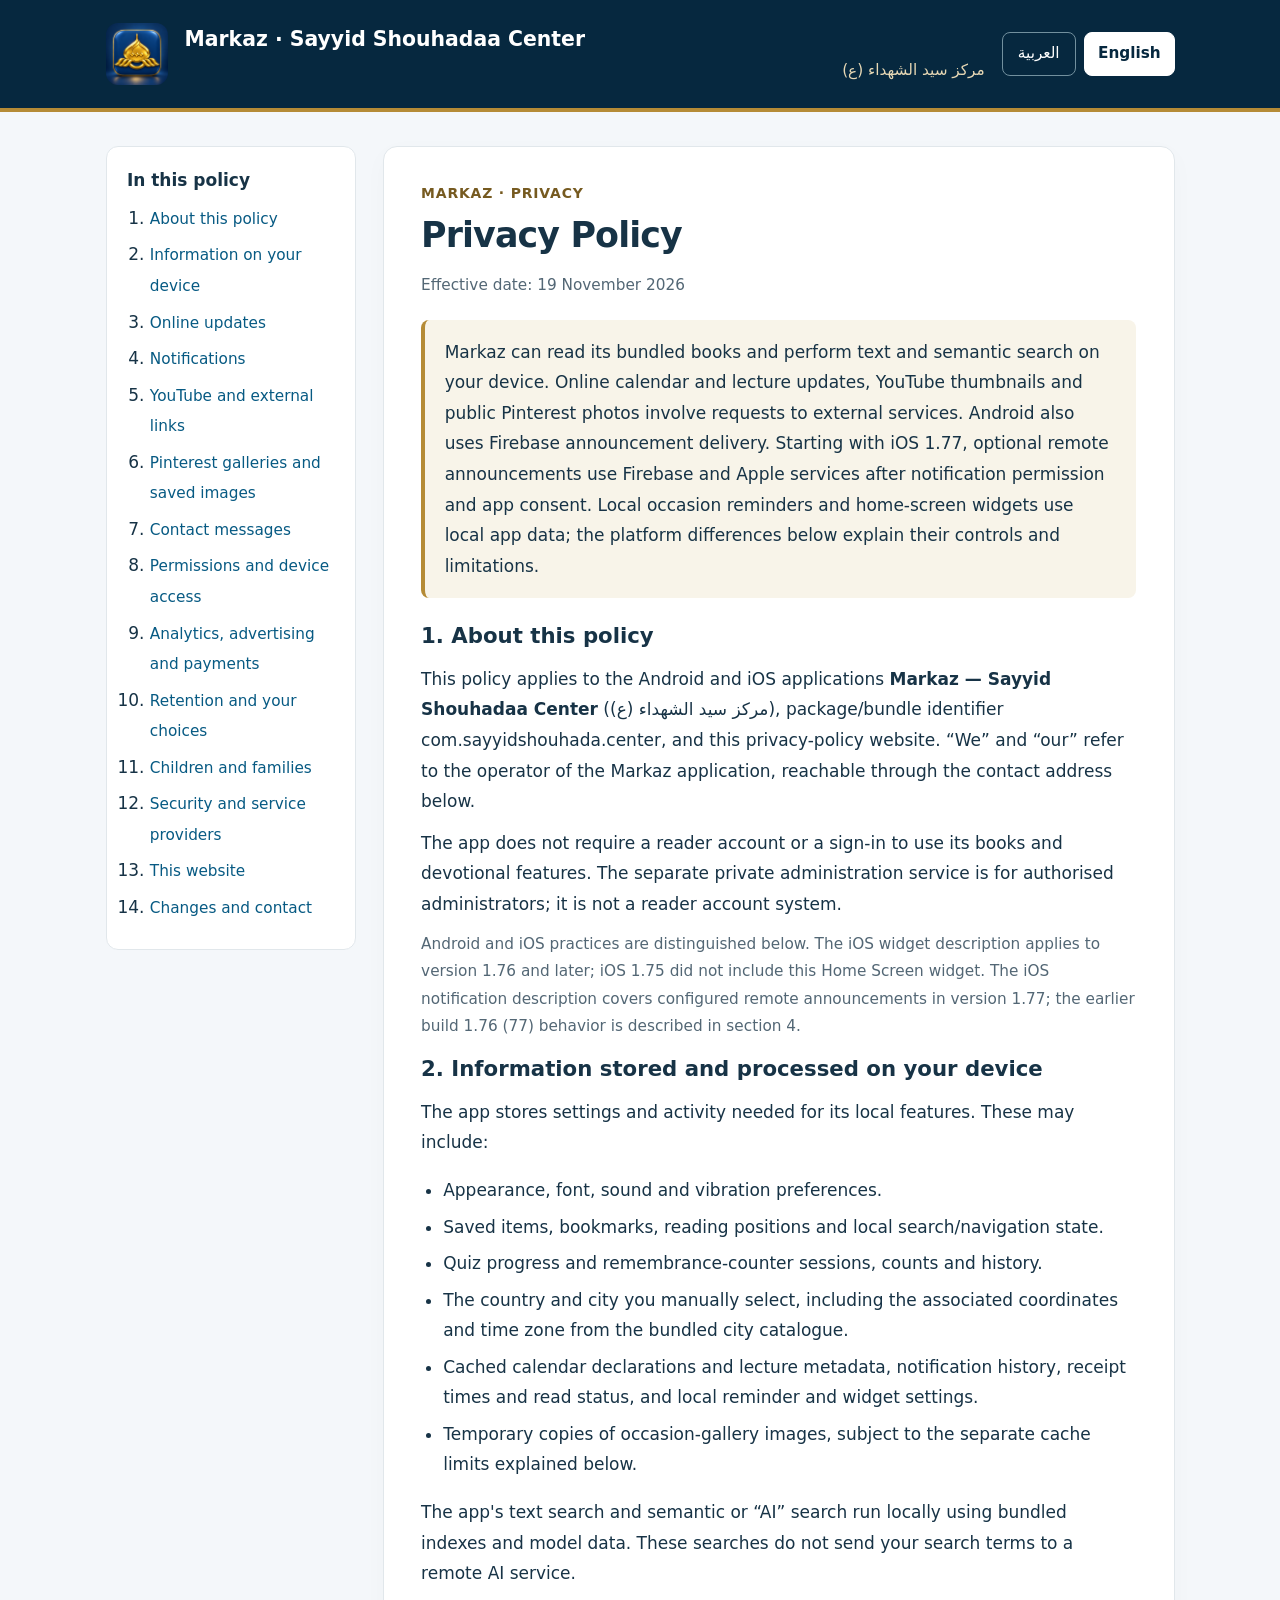
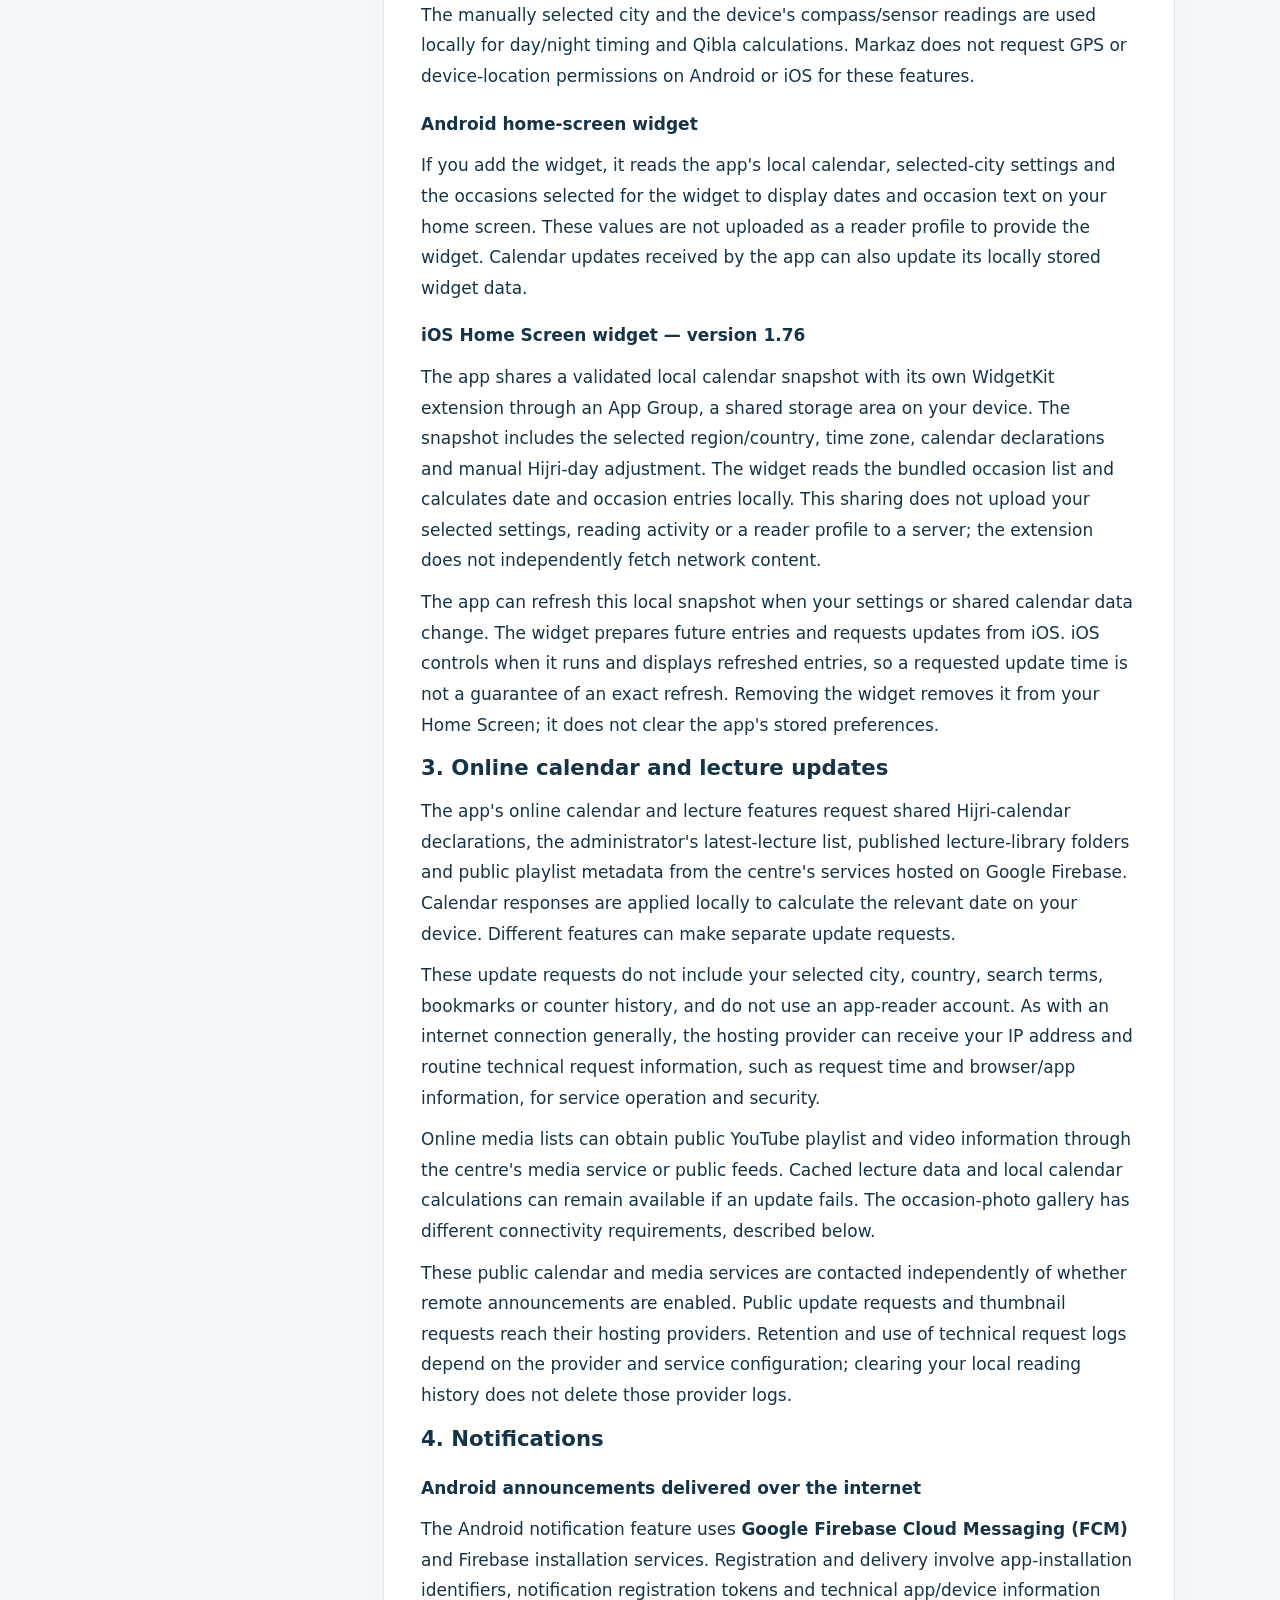
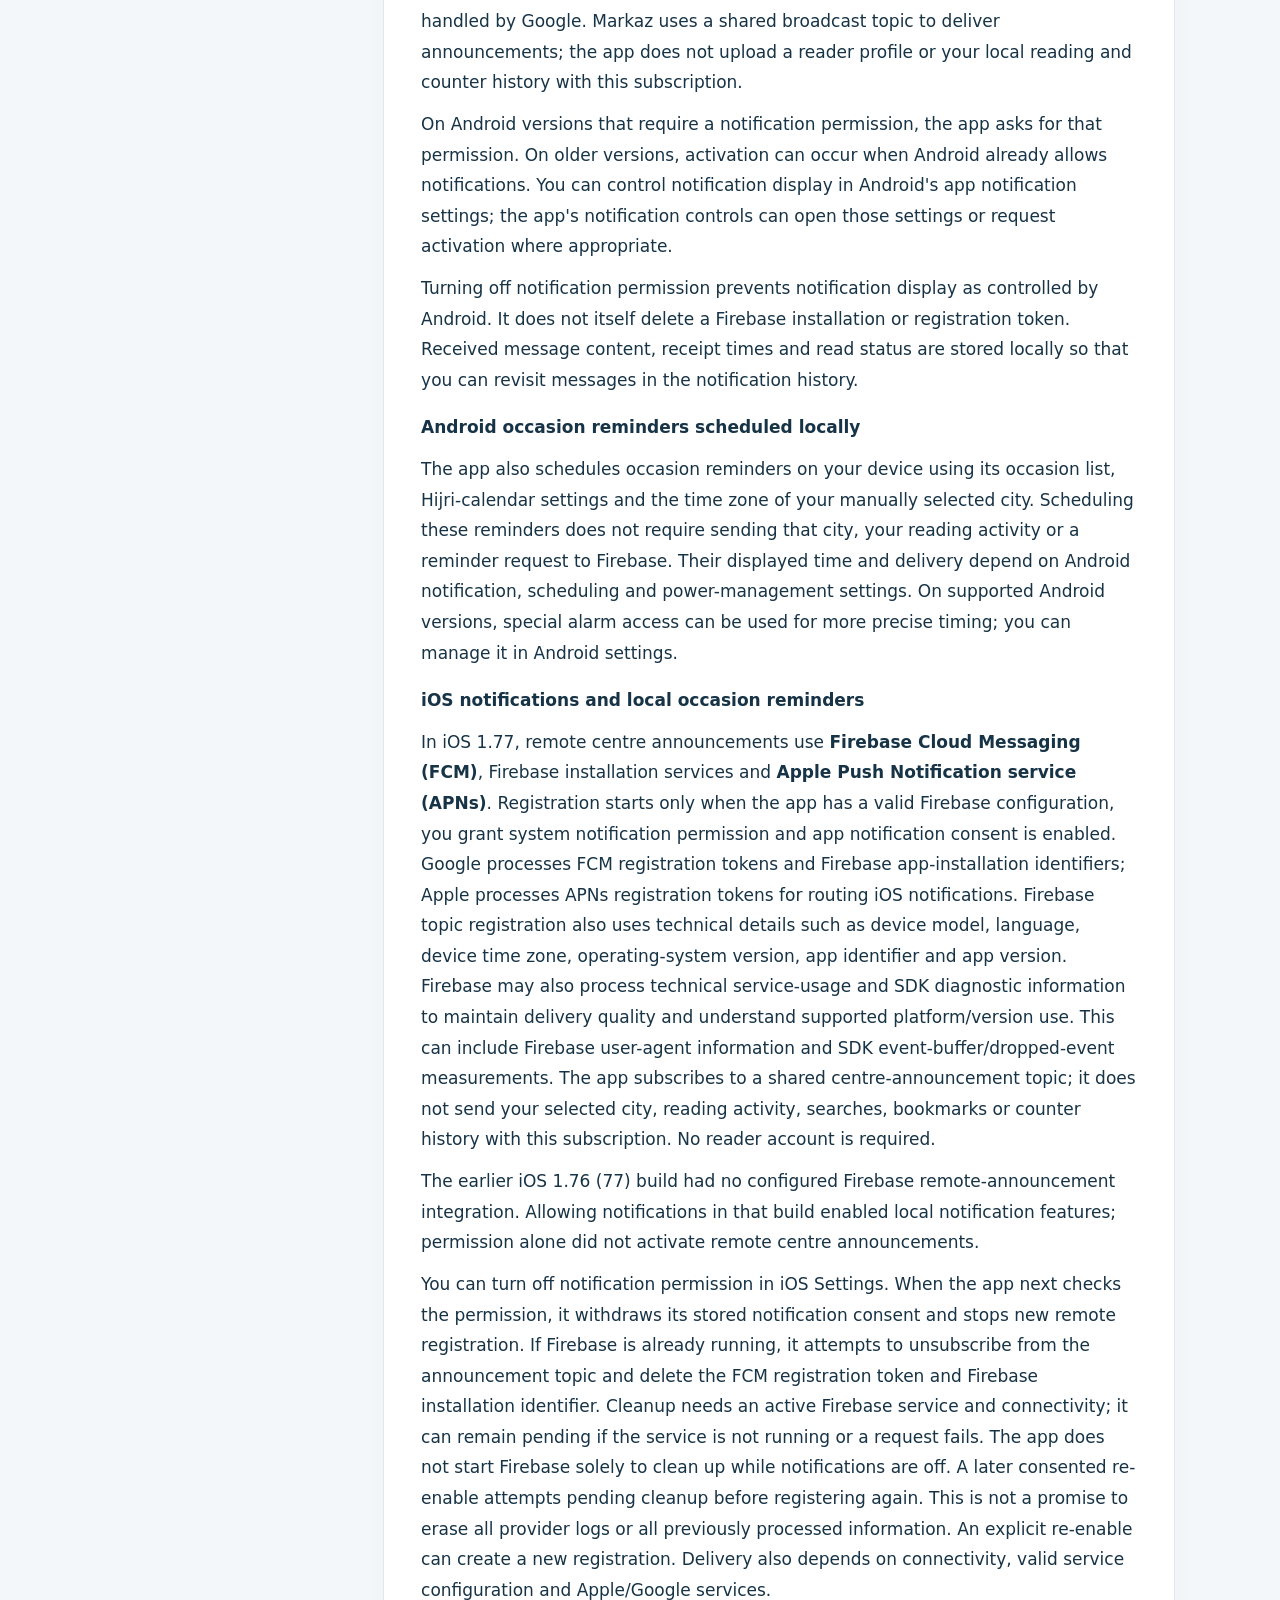
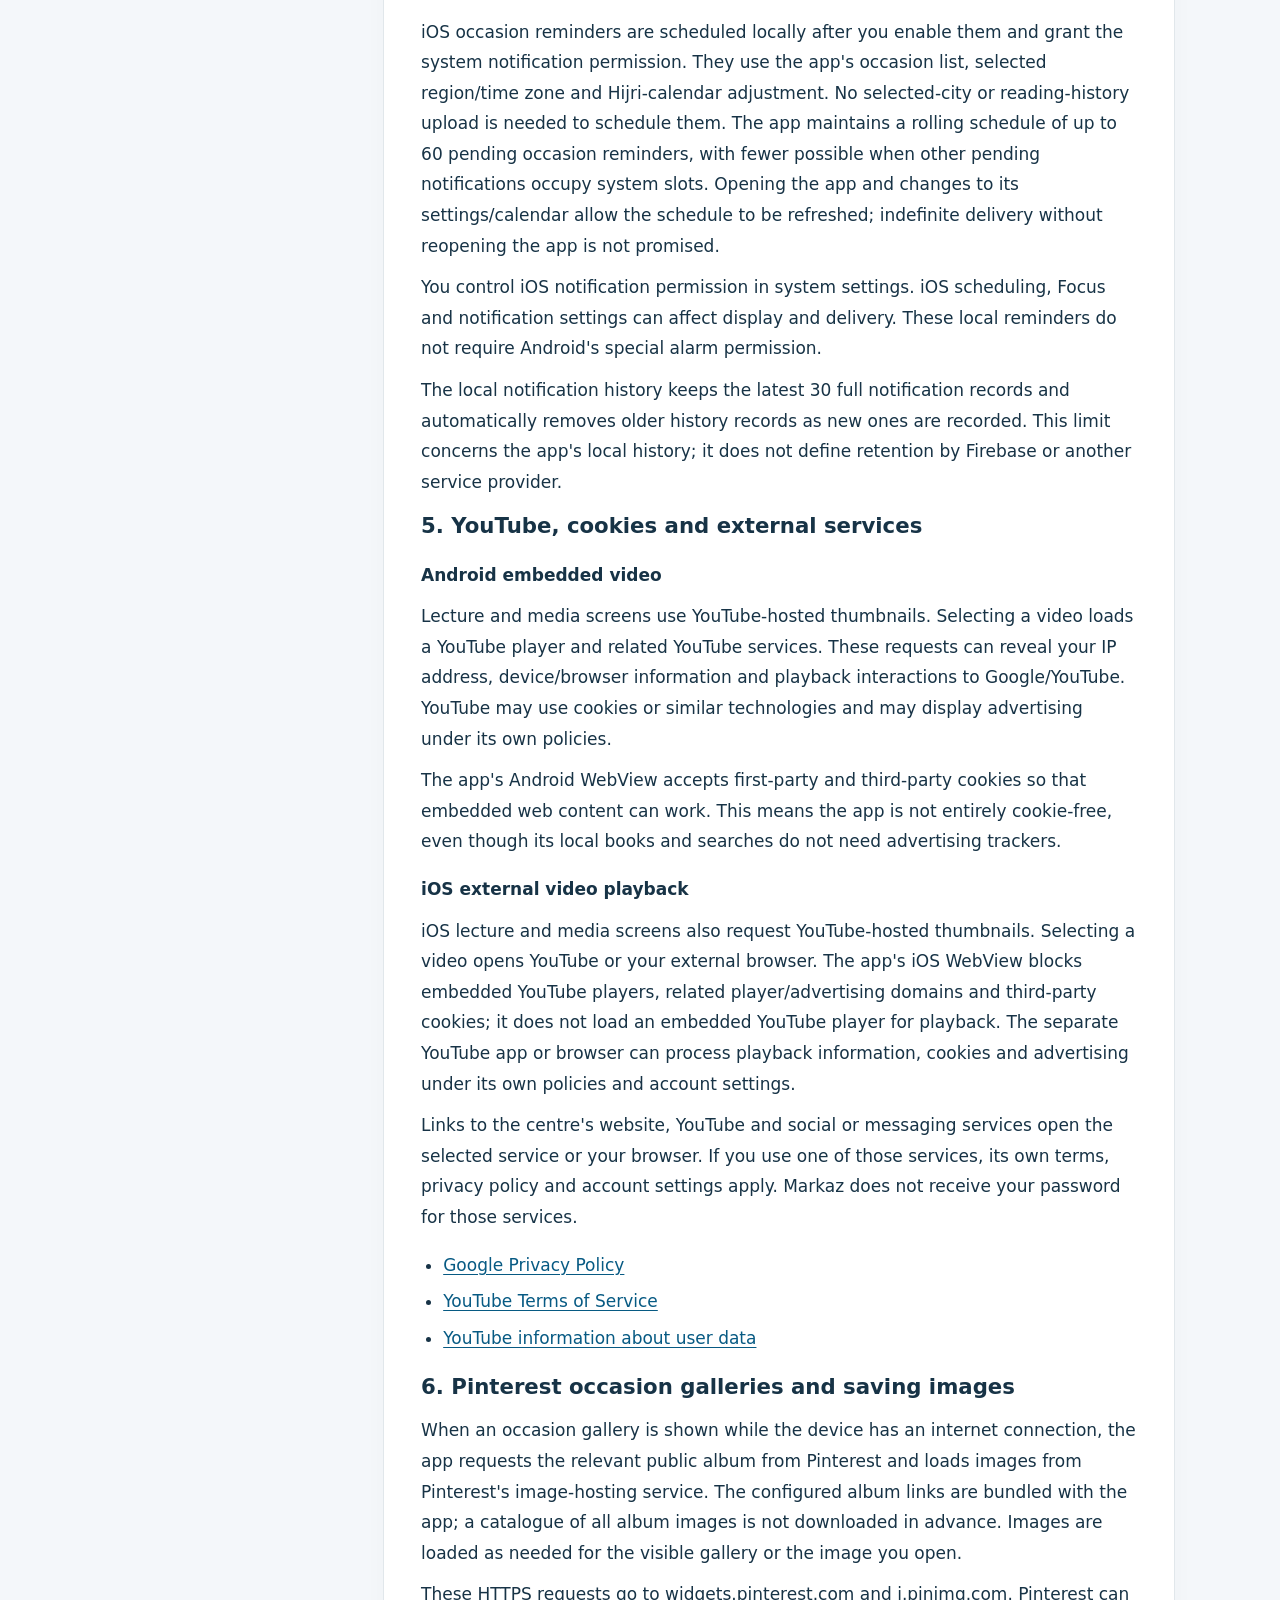
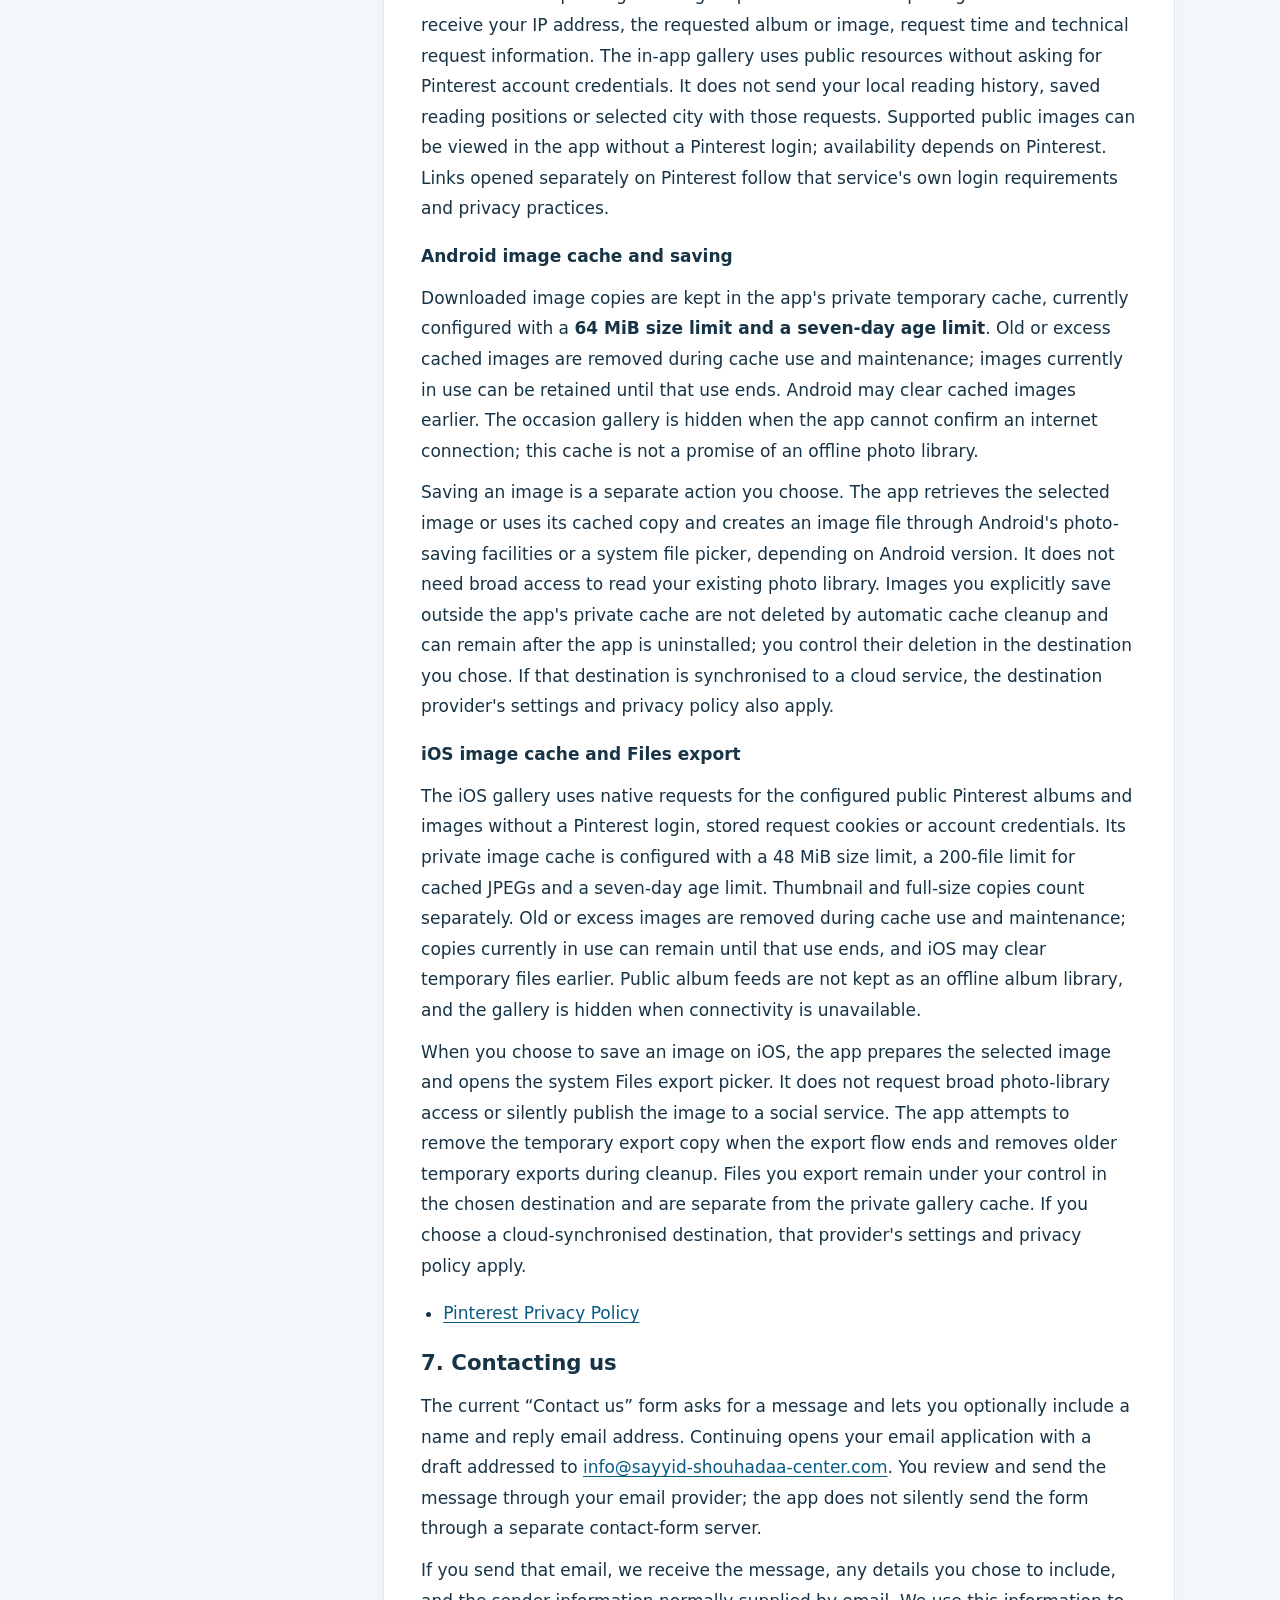
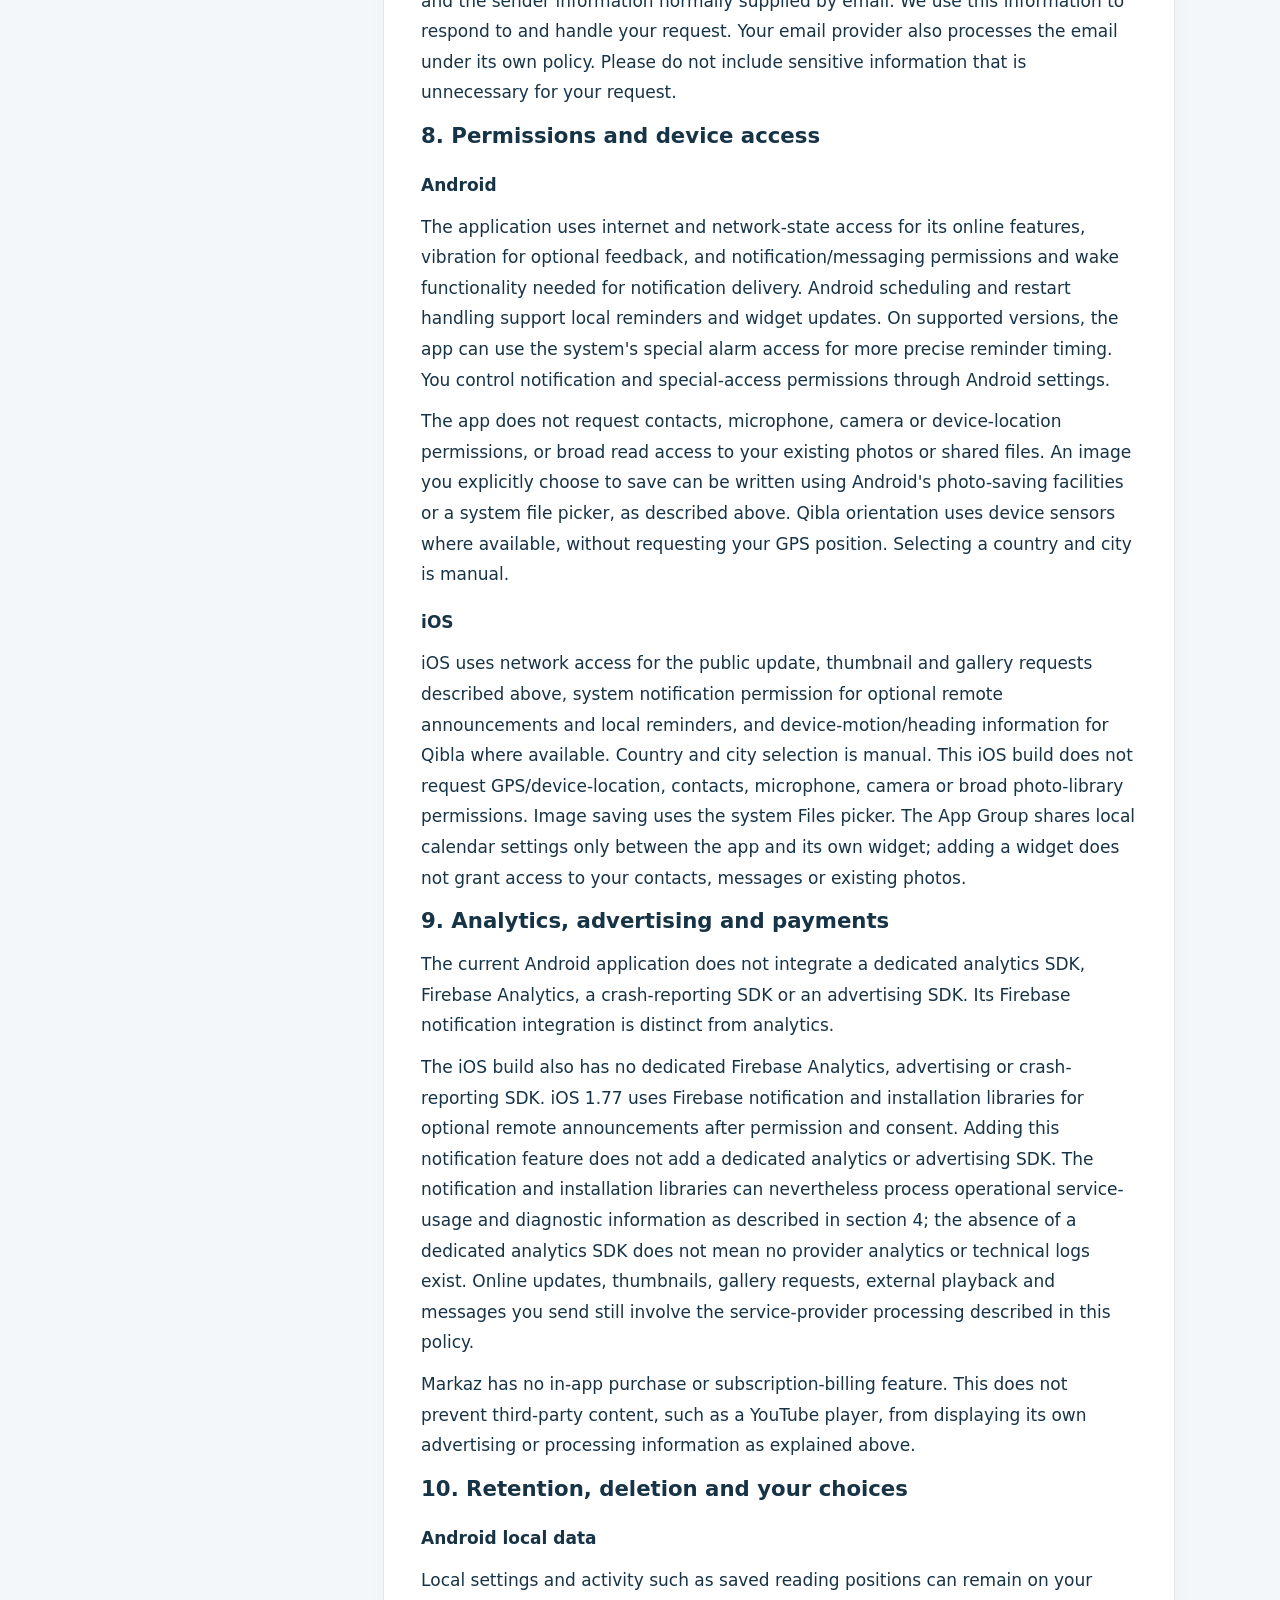
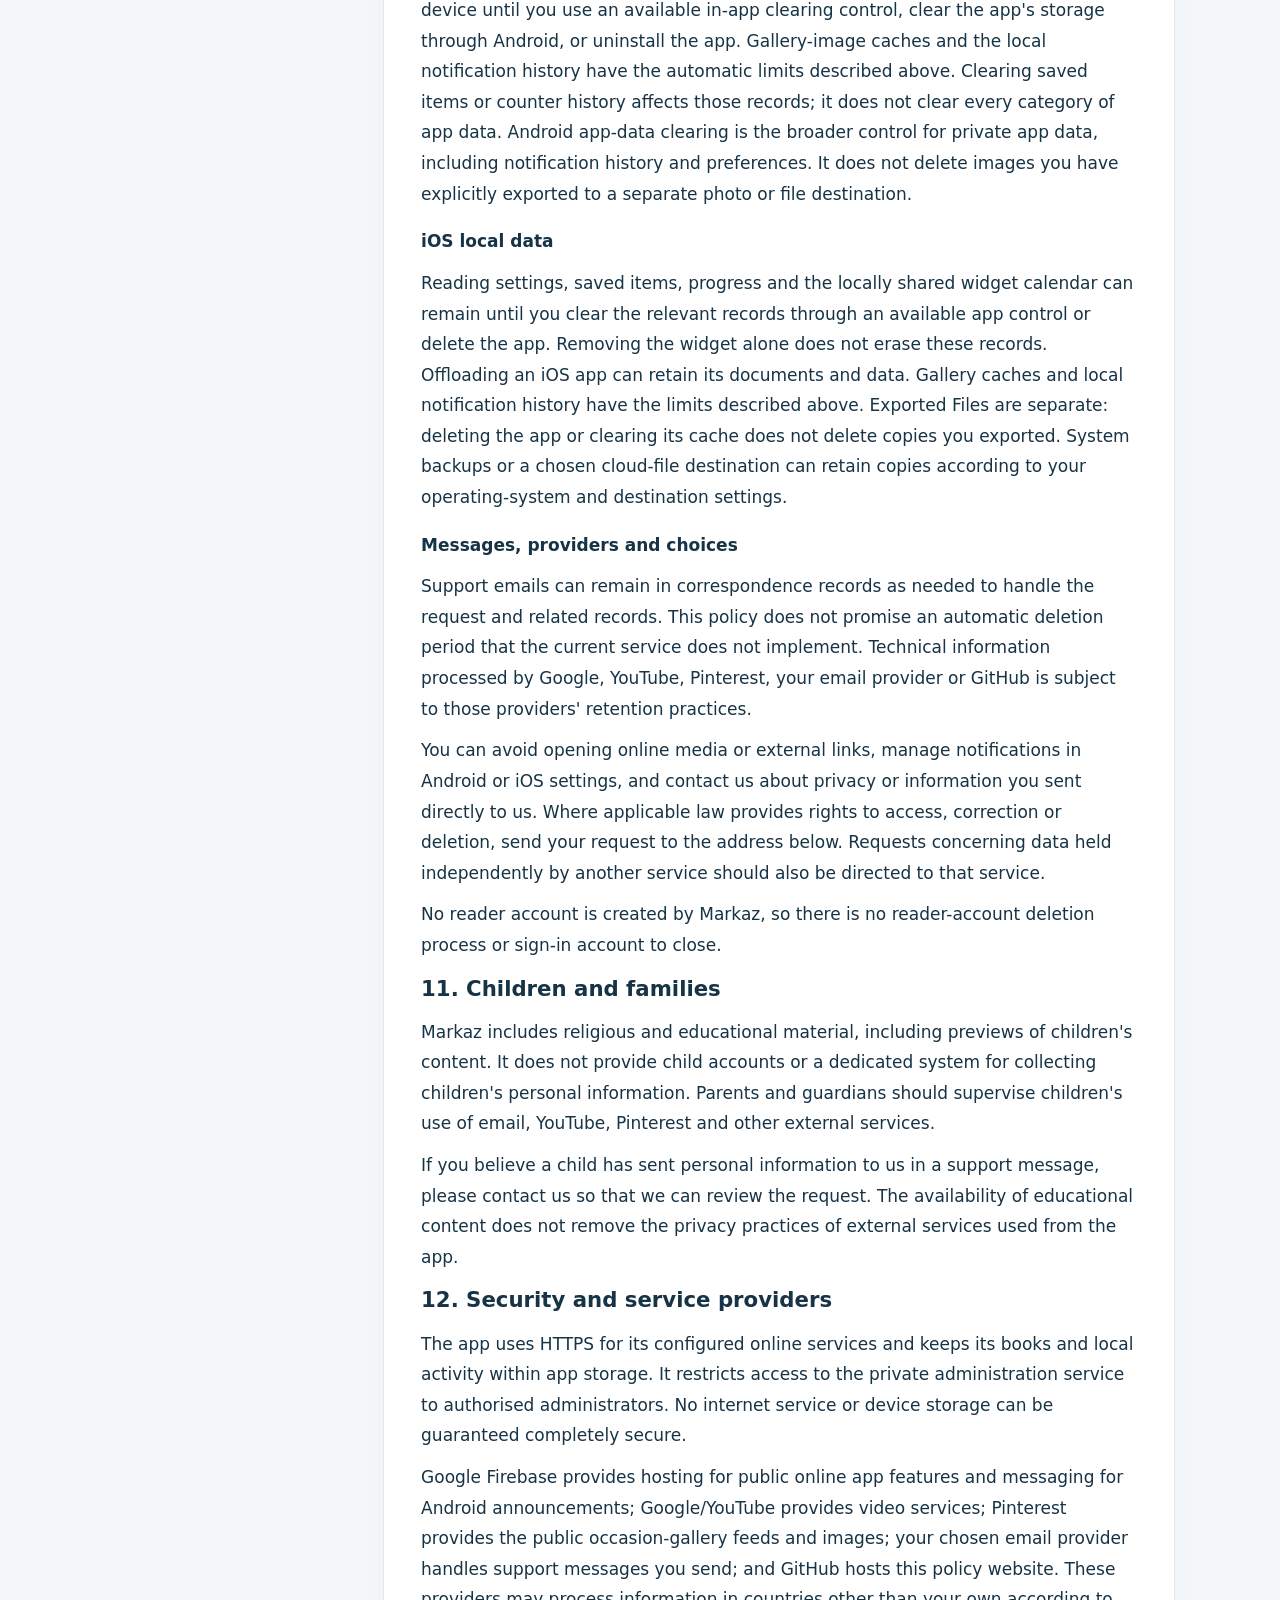
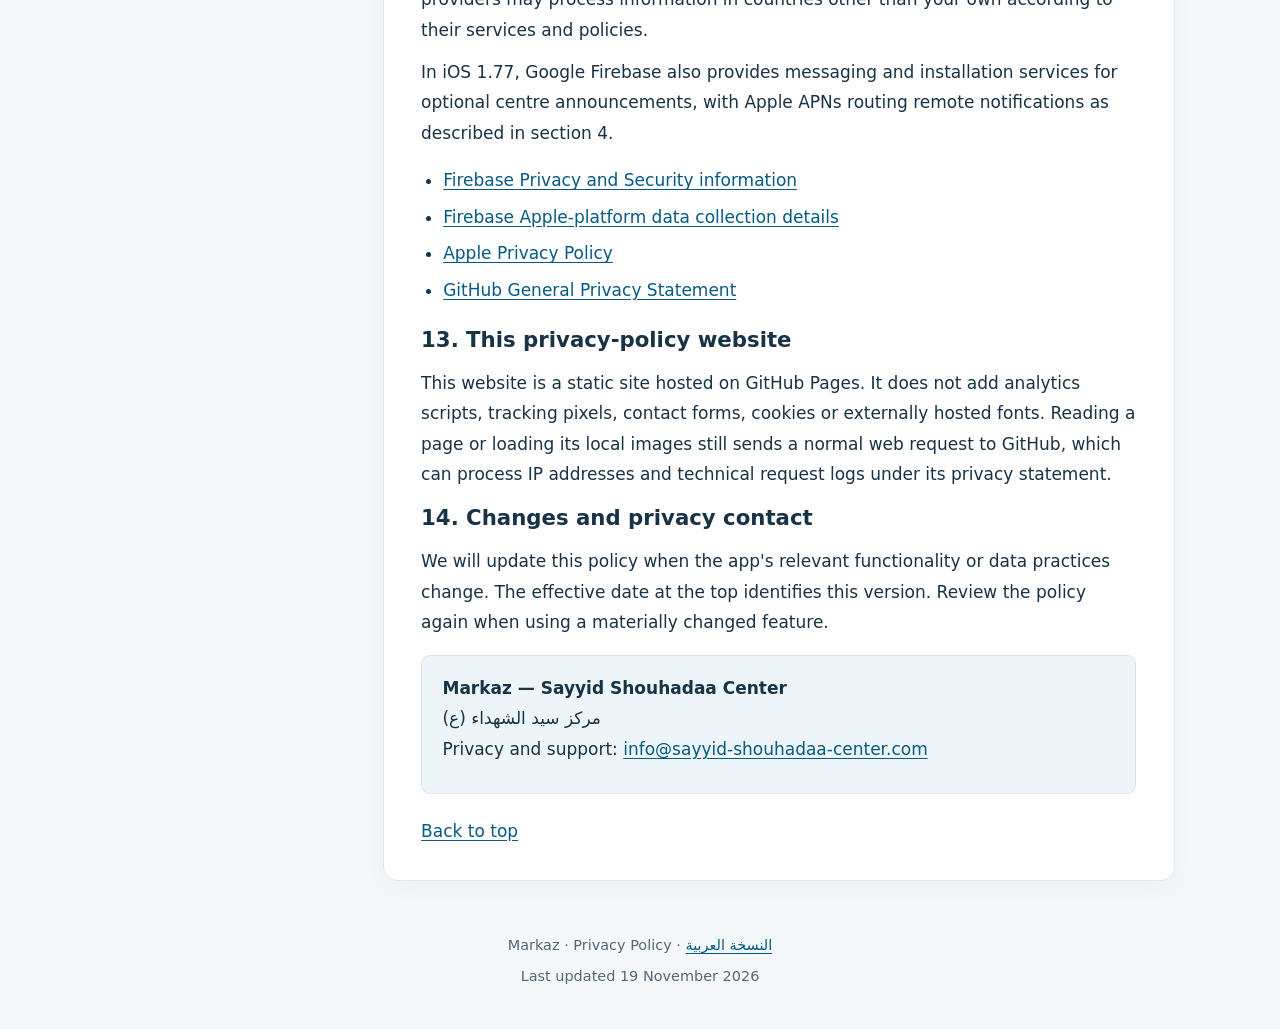
<file: en/index.html>
<!doctype html>
<html lang="en" dir="ltr">
<head>
  <meta charset="utf-8">
  <meta name="viewport" content="width=device-width,initial-scale=1">
  <meta name="description" content="Privacy Policy for Markaz — Sayyid Shouhadaa Center. Information about Android and iOS app data, local reminders and widgets, Firebase notifications, YouTube, Pinterest photos and your choices.">
  <meta name="theme-color" content="#06283f">
  <title>Privacy Policy | Markaz — Sayyid Shouhadaa Center</title>
  <link rel="icon" type="image/png" href="../assets/icon.png">
  <link rel="stylesheet" href="../styles.css">
  <link rel="alternate" hreflang="ar" href="../">
  <link rel="alternate" hreflang="en" href="./">
</head>
<body id="top">
<a class="skip" href="#policy">Skip to the privacy policy</a>
<header class="masthead">
  <div class="masthead-inner">
    <img class="brand-icon" src="../assets/icon.png" alt="" width="62" height="62">
    <div class="brand"><p class="brand-name">Markaz · Sayyid Shouhadaa Center</p><p class="brand-note" lang="ar" dir="rtl">مركز سيد الشهداء (ع)</p></div>
    <nav class="language-nav" aria-label="Policy language"><a href="../" lang="ar" dir="rtl" hreflang="ar">العربية</a><span aria-current="page">English</span></nav>
  </div>
</header>
<div class="layout">
  <nav class="toc" aria-label="Contents">
    <h2>In this policy</h2>
    <ol>
      <li><a href="#scope">About this policy</a></li>
      <li><a href="#local">Information on your device</a></li>
      <li><a href="#online">Online updates</a></li>
      <li><a href="#notifications">Notifications</a></li>
      <li><a href="#youtube">YouTube and external links</a></li>
      <li><a href="#gallery">Pinterest galleries and saved images</a></li>
      <li><a href="#contact-messages">Contact messages</a></li>
      <li><a href="#permissions">Permissions and device access</a></li>
      <li><a href="#analytics">Analytics, advertising and payments</a></li>
      <li><a href="#retention">Retention and your choices</a></li>
      <li><a href="#children">Children and families</a></li>
      <li><a href="#security">Security and service providers</a></li>
      <li><a href="#website">This website</a></li>
      <li><a href="#changes">Changes and contact</a></li>
    </ol>
  </nav>
  <main class="policy" id="policy">
    <p class="eyebrow">MARKAZ · PRIVACY</p>
    <h1>Privacy Policy</h1>
    <p class="meta">Effective date: <time datetime="2026-11-19">19 November 2026</time></p>
    <div class="summary"><p>Markaz can read its bundled books and perform text and semantic search on your device. Online calendar and lecture updates, YouTube thumbnails and public Pinterest photos involve requests to external services. Android also uses Firebase announcement delivery. Starting with iOS 1.77, optional remote announcements use Firebase and Apple services after notification permission and app consent. Local occasion reminders and home-screen widgets use local app data; the platform differences below explain their controls and limitations.</p></div>

    <section id="scope">
      <h2>1. About this policy</h2>
      <p>This policy applies to the Android and iOS applications <strong>Markaz — Sayyid Shouhadaa Center</strong> (<span lang="ar" dir="rtl">مركز سيد الشهداء (ع)</span>), package/bundle identifier <span dir="ltr">com.sayyidshouhada.center</span>, and this privacy-policy website. “We” and “our” refer to the operator of the Markaz application, reachable through the contact address below.</p>
      <p>The app does not require a reader account or a sign-in to use its books and devotional features. The separate private administration service is for authorised administrators; it is not a reader account system.</p>
      <p class="scope">Android and iOS practices are distinguished below. The iOS widget description applies to version 1.76 and later; iOS 1.75 did not include this Home Screen widget. The iOS notification description covers configured remote announcements in version 1.77; the earlier build 1.76 (77) behavior is described in section 4.</p>
    </section>

    <section id="local">
      <h2>2. Information stored and processed on your device</h2>
      <p>The app stores settings and activity needed for its local features. These may include:</p>
      <ul>
        <li>Appearance, font, sound and vibration preferences.</li>
        <li>Saved items, bookmarks, reading positions and local search/navigation state.</li>
        <li>Quiz progress and remembrance-counter sessions, counts and history.</li>
        <li>The country and city you manually select, including the associated coordinates and time zone from the bundled city catalogue.</li>
        <li>Cached calendar declarations and lecture metadata, notification history, receipt times and read status, and local reminder and widget settings.</li>
        <li>Temporary copies of occasion-gallery images, subject to the separate cache limits explained below.</li>
      </ul>
      <p>The app's text search and semantic or “AI” search run locally using bundled indexes and model data. These searches do not send your search terms to a remote AI service.</p>
      <p>The manually selected city and the device's compass/sensor readings are used locally for day/night timing and Qibla calculations. Markaz does not request GPS or device-location permissions on Android or iOS for these features.</p>
      <h3>Android home-screen widget</h3>
      <p>If you add the widget, it reads the app's local calendar, selected-city settings and the occasions selected for the widget to display dates and occasion text on your home screen. These values are not uploaded as a reader profile to provide the widget. Calendar updates received by the app can also update its locally stored widget data.</p>
      <h3>iOS Home Screen widget — version 1.76</h3>
      <p>The app shares a validated local calendar snapshot with its own WidgetKit extension through an App Group, a shared storage area on your device. The snapshot includes the selected region/country, time zone, calendar declarations and manual Hijri-day adjustment. The widget reads the bundled occasion list and calculates date and occasion entries locally. This sharing does not upload your selected settings, reading activity or a reader profile to a server; the extension does not independently fetch network content.</p>
      <p>The app can refresh this local snapshot when your settings or shared calendar data change. The widget prepares future entries and requests updates from iOS. iOS controls when it runs and displays refreshed entries, so a requested update time is not a guarantee of an exact refresh. Removing the widget removes it from your Home Screen; it does not clear the app's stored preferences.</p>
    </section>

    <section id="online">
      <h2>3. Online calendar and lecture updates</h2>
      <p>The app's online calendar and lecture features request shared Hijri-calendar declarations, the administrator's latest-lecture list, published lecture-library folders and public playlist metadata from the centre's services hosted on Google Firebase. Calendar responses are applied locally to calculate the relevant date on your device. Different features can make separate update requests.</p>
      <p>These update requests do not include your selected city, country, search terms, bookmarks or counter history, and do not use an app-reader account. As with an internet connection generally, the hosting provider can receive your IP address and routine technical request information, such as request time and browser/app information, for service operation and security.</p>
      <p>Online media lists can obtain public YouTube playlist and video information through the centre's media service or public feeds. Cached lecture data and local calendar calculations can remain available if an update fails. The occasion-photo gallery has different connectivity requirements, described below.</p>
      <p>These public calendar and media services are contacted independently of whether remote announcements are enabled. Public update requests and thumbnail requests reach their hosting providers. Retention and use of technical request logs depend on the provider and service configuration; clearing your local reading history does not delete those provider logs.</p>
    </section>

    <section id="notifications">
      <h2>4. Notifications</h2>
      <h3>Android announcements delivered over the internet</h3>
      <p>The Android notification feature uses <strong>Google Firebase Cloud Messaging (FCM)</strong> and Firebase installation services. Registration and delivery involve app-installation identifiers, notification registration tokens and technical app/device information handled by Google. Markaz uses a shared broadcast topic to deliver announcements; the app does not upload a reader profile or your local reading and counter history with this subscription.</p>
      <p>On Android versions that require a notification permission, the app asks for that permission. On older versions, activation can occur when Android already allows notifications. You can control notification display in Android's app notification settings; the app's notification controls can open those settings or request activation where appropriate.</p>
      <p>Turning off notification permission prevents notification display as controlled by Android. It does not itself delete a Firebase installation or registration token. Received message content, receipt times and read status are stored locally so that you can revisit messages in the notification history.</p>
      <h3>Android occasion reminders scheduled locally</h3>
      <p>The app also schedules occasion reminders on your device using its occasion list, Hijri-calendar settings and the time zone of your manually selected city. Scheduling these reminders does not require sending that city, your reading activity or a reminder request to Firebase. Their displayed time and delivery depend on Android notification, scheduling and power-management settings. On supported Android versions, special alarm access can be used for more precise timing; you can manage it in Android settings.</p>
      <h3>iOS notifications and local occasion reminders</h3>
      <p>In iOS 1.77, remote centre announcements use <strong>Firebase Cloud Messaging (FCM)</strong>, Firebase installation services and <strong>Apple Push Notification service (APNs)</strong>. Registration starts only when the app has a valid Firebase configuration, you grant system notification permission and app notification consent is enabled. Google processes FCM registration tokens and Firebase app-installation identifiers; Apple processes APNs registration tokens for routing iOS notifications. Firebase topic registration also uses technical details such as device model, language, device time zone, operating-system version, app identifier and app version. Firebase may also process technical service-usage and SDK diagnostic information to maintain delivery quality and understand supported platform/version use. This can include Firebase user-agent information and SDK event-buffer/dropped-event measurements. The app subscribes to a shared centre-announcement topic; it does not send your selected city, reading activity, searches, bookmarks or counter history with this subscription. No reader account is required.</p>
      <p>The earlier iOS 1.76 (77) build had no configured Firebase remote-announcement integration. Allowing notifications in that build enabled local notification features; permission alone did not activate remote centre announcements.</p>
      <p>You can turn off notification permission in iOS Settings. When the app next checks the permission, it withdraws its stored notification consent and stops new remote registration. If Firebase is already running, it attempts to unsubscribe from the announcement topic and delete the FCM registration token and Firebase installation identifier. Cleanup needs an active Firebase service and connectivity; it can remain pending if the service is not running or a request fails. The app does not start Firebase solely to clean up while notifications are off. A later consented re-enable attempts pending cleanup before registering again. This is not a promise to erase all provider logs or all previously processed information. An explicit re-enable can create a new registration. Delivery also depends on connectivity, valid service configuration and Apple/Google services.</p>
      <p>iOS occasion reminders are scheduled locally after you enable them and grant the system notification permission. They use the app's occasion list, selected region/time zone and Hijri-calendar adjustment. No selected-city or reading-history upload is needed to schedule them. The app maintains a rolling schedule of up to 60 pending occasion reminders, with fewer possible when other pending notifications occupy system slots. Opening the app and changes to its settings/calendar allow the schedule to be refreshed; indefinite delivery without reopening the app is not promised.</p>
      <p>You control iOS notification permission in system settings. iOS scheduling, Focus and notification settings can affect display and delivery. These local reminders do not require Android's special alarm permission.</p>
      <p>The local notification history keeps the latest 30 full notification records and automatically removes older history records as new ones are recorded. This limit concerns the app's local history; it does not define retention by Firebase or another service provider.</p>
    </section>

    <section id="youtube">
      <h2>5. YouTube, cookies and external services</h2>
      <h3>Android embedded video</h3>
      <p>Lecture and media screens use YouTube-hosted thumbnails. Selecting a video loads a YouTube player and related YouTube services. These requests can reveal your IP address, device/browser information and playback interactions to Google/YouTube. YouTube may use cookies or similar technologies and may display advertising under its own policies.</p>
      <p>The app's Android WebView accepts first-party and third-party cookies so that embedded web content can work. This means the app is not entirely cookie-free, even though its local books and searches do not need advertising trackers.</p>
      <h3>iOS external video playback</h3>
      <p>iOS lecture and media screens also request YouTube-hosted thumbnails. Selecting a video opens YouTube or your external browser. The app's iOS WebView blocks embedded YouTube players, related player/advertising domains and third-party cookies; it does not load an embedded YouTube player for playback. The separate YouTube app or browser can process playback information, cookies and advertising under its own policies and account settings.</p>
      <p>Links to the centre's website, YouTube and social or messaging services open the selected service or your browser. If you use one of those services, its own terms, privacy policy and account settings apply. Markaz does not receive your password for those services.</p>
      <ul class="external-list">
        <li><a href="https://policies.google.com/privacy" rel="noopener noreferrer">Google Privacy Policy</a></li>
        <li><a href="https://www.youtube.com/t/terms" rel="noopener noreferrer">YouTube Terms of Service</a></li>
        <li><a href="https://www.youtube.com/howyoutubeworks/our-commitments/protecting-user-data/" rel="noopener noreferrer">YouTube information about user data</a></li>
      </ul>
    </section>

    <section id="gallery">
      <h2>6. Pinterest occasion galleries and saving images</h2>
      <p>When an occasion gallery is shown while the device has an internet connection, the app requests the relevant public album from Pinterest and loads images from Pinterest's image-hosting service. The configured album links are bundled with the app; a catalogue of all album images is not downloaded in advance. Images are loaded as needed for the visible gallery or the image you open.</p>
      <p>These HTTPS requests go to <span dir="ltr">widgets.pinterest.com</span> and <span dir="ltr">i.pinimg.com</span>. Pinterest can receive your IP address, the requested album or image, request time and technical request information. The in-app gallery uses public resources without asking for Pinterest account credentials. It does not send your local reading history, saved reading positions or selected city with those requests. Supported public images can be viewed in the app without a Pinterest login; availability depends on Pinterest. Links opened separately on Pinterest follow that service's own login requirements and privacy practices.</p>
      <h3>Android image cache and saving</h3>
      <p>Downloaded image copies are kept in the app's private temporary cache, currently configured with a <strong>64 MiB size limit and a seven-day age limit</strong>. Old or excess cached images are removed during cache use and maintenance; images currently in use can be retained until that use ends. Android may clear cached images earlier. The occasion gallery is hidden when the app cannot confirm an internet connection; this cache is not a promise of an offline photo library.</p>
      <p>Saving an image is a separate action you choose. The app retrieves the selected image or uses its cached copy and creates an image file through Android's photo-saving facilities or a system file picker, depending on Android version. It does not need broad access to read your existing photo library. Images you explicitly save outside the app's private cache are not deleted by automatic cache cleanup and can remain after the app is uninstalled; you control their deletion in the destination you chose. If that destination is synchronised to a cloud service, the destination provider's settings and privacy policy also apply.</p>
      <h3>iOS image cache and Files export</h3>
      <p>The iOS gallery uses native requests for the configured public Pinterest albums and images without a Pinterest login, stored request cookies or account credentials. Its private image cache is configured with a 48 MiB size limit, a 200-file limit for cached JPEGs and a seven-day age limit. Thumbnail and full-size copies count separately. Old or excess images are removed during cache use and maintenance; copies currently in use can remain until that use ends, and iOS may clear temporary files earlier. Public album feeds are not kept as an offline album library, and the gallery is hidden when connectivity is unavailable.</p>
      <p>When you choose to save an image on iOS, the app prepares the selected image and opens the system Files export picker. It does not request broad photo-library access or silently publish the image to a social service. The app attempts to remove the temporary export copy when the export flow ends and removes older temporary exports during cleanup. Files you export remain under your control in the chosen destination and are separate from the private gallery cache. If you choose a cloud-synchronised destination, that provider's settings and privacy policy apply.</p>
      <ul class="external-list"><li><a href="https://policy.pinterest.com/en/privacy-policy" rel="noopener noreferrer">Pinterest Privacy Policy</a></li></ul>
    </section>

    <section id="contact-messages">
      <h2>7. Contacting us</h2>
      <p>The current “Contact us” form asks for a message and lets you optionally include a name and reply email address. Continuing opens your email application with a draft addressed to <a class="email" href="mailto:info@sayyid-shouhadaa-center.com">info@sayyid-shouhadaa-center.com</a>. You review and send the message through your email provider; the app does not silently send the form through a separate contact-form server.</p>
      <p>If you send that email, we receive the message, any details you chose to include, and the sender information normally supplied by email. We use this information to respond to and handle your request. Your email provider also processes the email under its own policy. Please do not include sensitive information that is unnecessary for your request.</p>
    </section>

    <section id="permissions">
      <h2>8. Permissions and device access</h2>
      <h3>Android</h3>
      <p>The application uses internet and network-state access for its online features, vibration for optional feedback, and notification/messaging permissions and wake functionality needed for notification delivery. Android scheduling and restart handling support local reminders and widget updates. On supported versions, the app can use the system's special alarm access for more precise reminder timing. You control notification and special-access permissions through Android settings.</p>
      <p>The app does not request contacts, microphone, camera or device-location permissions, or broad read access to your existing photos or shared files. An image you explicitly choose to save can be written using Android's photo-saving facilities or a system file picker, as described above. Qibla orientation uses device sensors where available, without requesting your GPS position. Selecting a country and city is manual.</p>
      <h3>iOS</h3>
      <p>iOS uses network access for the public update, thumbnail and gallery requests described above, system notification permission for optional remote announcements and local reminders, and device-motion/heading information for Qibla where available. Country and city selection is manual. This iOS build does not request GPS/device-location, contacts, microphone, camera or broad photo-library permissions. Image saving uses the system Files picker. The App Group shares local calendar settings only between the app and its own widget; adding a widget does not grant access to your contacts, messages or existing photos.</p>
    </section>

    <section id="analytics">
      <h2>9. Analytics, advertising and payments</h2>
      <p>The current Android application does not integrate a dedicated analytics SDK, Firebase Analytics, a crash-reporting SDK or an advertising SDK. Its Firebase notification integration is distinct from analytics.</p>
      <p>The iOS build also has no dedicated Firebase Analytics, advertising or crash-reporting SDK. iOS 1.77 uses Firebase notification and installation libraries for optional remote announcements after permission and consent. Adding this notification feature does not add a dedicated analytics or advertising SDK. The notification and installation libraries can nevertheless process operational service-usage and diagnostic information as described in section 4; the absence of a dedicated analytics SDK does not mean no provider analytics or technical logs exist. Online updates, thumbnails, gallery requests, external playback and messages you send still involve the service-provider processing described in this policy.</p>
      <p>Markaz has no in-app purchase or subscription-billing feature. This does not prevent third-party content, such as a YouTube player, from displaying its own advertising or processing information as explained above.</p>
    </section>

    <section id="retention">
      <h2>10. Retention, deletion and your choices</h2>
      <h3>Android local data</h3>
      <p>Local settings and activity such as saved reading positions can remain on your device until you use an available in-app clearing control, clear the app's storage through Android, or uninstall the app. Gallery-image caches and the local notification history have the automatic limits described above. Clearing saved items or counter history affects those records; it does not clear every category of app data. Android app-data clearing is the broader control for private app data, including notification history and preferences. It does not delete images you have explicitly exported to a separate photo or file destination.</p>
      <h3>iOS local data</h3>
      <p>Reading settings, saved items, progress and the locally shared widget calendar can remain until you clear the relevant records through an available app control or delete the app. Removing the widget alone does not erase these records. Offloading an iOS app can retain its documents and data. Gallery caches and local notification history have the limits described above. Exported Files are separate: deleting the app or clearing its cache does not delete copies you exported. System backups or a chosen cloud-file destination can retain copies according to your operating-system and destination settings.</p>
      <h3>Messages, providers and choices</h3>
      <p>Support emails can remain in correspondence records as needed to handle the request and related records. This policy does not promise an automatic deletion period that the current service does not implement. Technical information processed by Google, YouTube, Pinterest, your email provider or GitHub is subject to those providers' retention practices.</p>
      <p>You can avoid opening online media or external links, manage notifications in Android or iOS settings, and contact us about privacy or information you sent directly to us. Where applicable law provides rights to access, correction or deletion, send your request to the address below. Requests concerning data held independently by another service should also be directed to that service.</p>
      <p>No reader account is created by Markaz, so there is no reader-account deletion process or sign-in account to close.</p>
    </section>

    <section id="children">
      <h2>11. Children and families</h2>
      <p>Markaz includes religious and educational material, including previews of children's content. It does not provide child accounts or a dedicated system for collecting children's personal information. Parents and guardians should supervise children's use of email, YouTube, Pinterest and other external services.</p>
      <p>If you believe a child has sent personal information to us in a support message, please contact us so that we can review the request. The availability of educational content does not remove the privacy practices of external services used from the app.</p>
    </section>

    <section id="security">
      <h2>12. Security and service providers</h2>
      <p>The app uses HTTPS for its configured online services and keeps its books and local activity within app storage. It restricts access to the private administration service to authorised administrators. No internet service or device storage can be guaranteed completely secure.</p>
      <p>Google Firebase provides hosting for public online app features and messaging for Android announcements; Google/YouTube provides video services; Pinterest provides the public occasion-gallery feeds and images; your chosen email provider handles support messages you send; and GitHub hosts this policy website. These providers may process information in countries other than your own according to their services and policies.</p>
      <p>In iOS 1.77, Google Firebase also provides messaging and installation services for optional centre announcements, with Apple APNs routing remote notifications as described in section 4.</p>
      <ul class="external-list">
        <li><a href="https://firebase.google.com/support/privacy" rel="noopener noreferrer">Firebase Privacy and Security information</a></li>
        <li><a href="https://firebase.google.com/docs/ios/app-store-data-collection" rel="noopener noreferrer">Firebase Apple-platform data collection details</a></li>
        <li><a href="https://www.apple.com/legal/privacy/" rel="noopener noreferrer">Apple Privacy Policy</a></li>
        <li><a href="https://docs.github.com/en/site-policy/privacy-policies/github-general-privacy-statement" rel="noopener noreferrer">GitHub General Privacy Statement</a></li>
      </ul>
    </section>

    <section id="website">
      <h2>13. This privacy-policy website</h2>
      <p>This website is a static site hosted on GitHub Pages. It does not add analytics scripts, tracking pixels, contact forms, cookies or externally hosted fonts. Reading a page or loading its local images still sends a normal web request to GitHub, which can process IP addresses and technical request logs under its privacy statement.</p>
    </section>

    <section id="changes">
      <h2>14. Changes and privacy contact</h2>
      <p>We will update this policy when the app's relevant functionality or data practices change. The effective date at the top identifies this version. Review the policy again when using a materially changed feature.</p>
      <div class="contact"><p><strong>Markaz — Sayyid Shouhadaa Center</strong><br><span lang="ar" dir="rtl">مركز سيد الشهداء (ع)</span><br>Privacy and support: <a class="email" href="mailto:info@sayyid-shouhadaa-center.com">info@sayyid-shouhadaa-center.com</a></p></div>
    </section>
    <a class="back-top" href="#top">Back to top</a>
  </main>
</div>
<footer class="footer"><p>Markaz · Privacy Policy · <a href="../" lang="ar" dir="rtl">النسخة العربية</a></p><p>Last updated <time datetime="2026-11-19">19 November 2026</time></p></footer>
</body>
</html>
</file>
<file: styles.css>
:root{color-scheme:light;--navy:#06283f;--ink:#173346;--muted:#536775;--gold:#b58b36;--line:#e1e7eb;--paper:#fff;--wash:#f4f7fa;--link:#075a83;font-family:system-ui,-apple-system,"Segoe UI",Tahoma,Arial,sans-serif;font-size:17px;line-height:1.8}
*{box-sizing:border-box}html{scroll-behavior:smooth;scroll-padding-top:1rem}body{margin:0;background:var(--wash);color:var(--ink);overflow-wrap:anywhere}a{color:var(--link);text-underline-offset:.2em}a:hover{text-decoration-thickness:2px}a:focus-visible{outline:3px solid #c49328;outline-offset:4px;border-radius:3px}.skip{position:fixed;inset-block-start:-6rem;inset-inline-start:1rem;padding:.6rem 1rem;background:#fff;z-index:5}.skip:focus{inset-block-start:1rem}.masthead{background:var(--navy);border-block-end:4px solid var(--gold);color:#fff}.masthead-inner{max-width:1120px;margin:auto;padding:1.35rem 1.5rem;display:flex;align-items:center;gap:1rem}.brand-icon{width:62px;height:62px;border-radius:12px;flex:none}.brand{flex:1;min-width:0}.brand-name{font-size:1.2rem;font-weight:700;line-height:1.5;margin:0}.brand-note{margin:.15rem 0 0;color:#e6d7b4;font-size:.9rem}.language-nav{display:flex;flex-wrap:wrap;gap:.5rem;align-items:center}.language-nav a,.language-nav span{display:inline-flex;align-items:center;justify-content:center;min-height:44px;min-width:74px;padding:.25rem .75rem;color:#fff;border:1px solid #72909e;border-radius:8px;text-decoration:none;font-size:.9rem}.language-nav [aria-current=page]{background:#fff;color:var(--navy);border-color:#fff;font-weight:700}.layout{max-width:1120px;margin:2rem auto 3rem;padding:0 1.5rem;display:grid;grid-template-columns:250px minmax(0,1fr);gap:1.6rem;align-items:start}.toc{background:#fff;border:1px solid var(--line);border-radius:12px;padding:1.2rem;position:sticky;top:1rem}.toc h2{font-size:1rem;margin:0 0 .5rem}.toc ol{margin:0;padding-inline-start:1.35rem}.toc li{margin:.35rem 0}.toc a{font-size:.9rem;text-decoration:none}.toc a:hover{text-decoration:underline}.policy{min-width:0;background:var(--paper);border:1px solid var(--line);border-radius:14px;padding:2rem 2.2rem;box-shadow:0 7px 26px #06283f06}.eyebrow{margin:0;color:#765a20;font-size:.82rem;font-weight:700;letter-spacing:.06em}h1{font-size:2.05rem;line-height:1.35;margin:.35rem 0 .75rem;letter-spacing:-.025em}h2{font-size:1.25rem;line-height:1.6;margin:1.9rem 0 .55rem}h3{font-size:1rem;margin:1rem 0 .3rem}p{margin:.65rem 0}ul{padding-inline-start:1.3rem}li{margin:.35rem 0}.meta{color:var(--muted);font-size:.9rem;margin:.25rem 0 1.2rem}.summary{padding:1rem 1.15rem;background:#f8f4e9;border-inline-start:4px solid var(--gold);border-radius:8px;margin:1.2rem 0}.summary p{margin:0}.scope{font-size:.9rem;color:var(--muted)}.contact{padding:1rem 1.2rem;background:#eef5f8;border:1px solid #d6e5eb;border-radius:9px;margin-top:1rem}.email{overflow-wrap:anywhere;direction:ltr;unicode-bidi:isolate}.policy section{scroll-margin-top:1rem}.footer{max-width:1120px;margin:0 auto;padding:0 1.5rem 2rem;color:var(--muted);font-size:.85rem;text-align:center}.footer p{margin:.3rem 0}.back-top{display:inline-block;margin-top:1.3rem}.external-list{padding-inline-start:1.3rem}.external-list a{overflow-wrap:anywhere}.policy :first-child{margin-top:0}html[dir=rtl] h1{letter-spacing:0}html[dir=rtl] .eyebrow{letter-spacing:0}html[dir=rtl] .policy{line-height:1.95}
@media(max-width:850px){.layout{grid-template-columns:minmax(0,1fr);gap:1rem;margin-top:1.2rem}.toc{position:static}.toc ol{display:grid;grid-template-columns:repeat(2,minmax(0,1fr));column-gap:1.25rem}.policy{padding:1.5rem}}
@media(max-width:480px){:root{font-size:16px}.masthead-inner{padding:1rem;gap:.75rem;flex-wrap:wrap}.brand-icon{width:50px;height:50px}.brand-name{font-size:1.05rem}.brand-note{font-size:.8rem}.language-nav{width:100%;justify-content:flex-end}.language-nav a,.language-nav span{min-height:44px}.layout{padding:0 .75rem}.policy{padding:1.25rem 1.1rem}h1{font-size:1.7rem}.toc{padding:1rem}.toc ol{display:block}.footer{padding-inline:1rem}}
@media(prefers-reduced-motion:reduce){html{scroll-behavior:auto}}
@media print{body{background:#fff;color:#000;font-size:11pt}.masthead{background:#fff;color:#000;border-color:#888}.masthead-inner{padding:.5rem 0}.brand-note{color:#333}.language-nav,.toc,.skip,.back-top{display:none}.layout{display:block;margin:0;padding:0;max-width:none}.policy{padding:0;border:0;box-shadow:none}.policy h2{break-after:avoid}.policy section{break-inside:auto}.footer{margin-top:1rem;padding:0;color:#333}.summary,.contact{background:#fff;border:1px solid #999}a{color:#000}.brand-icon{width:44px;height:44px}}
</file>
